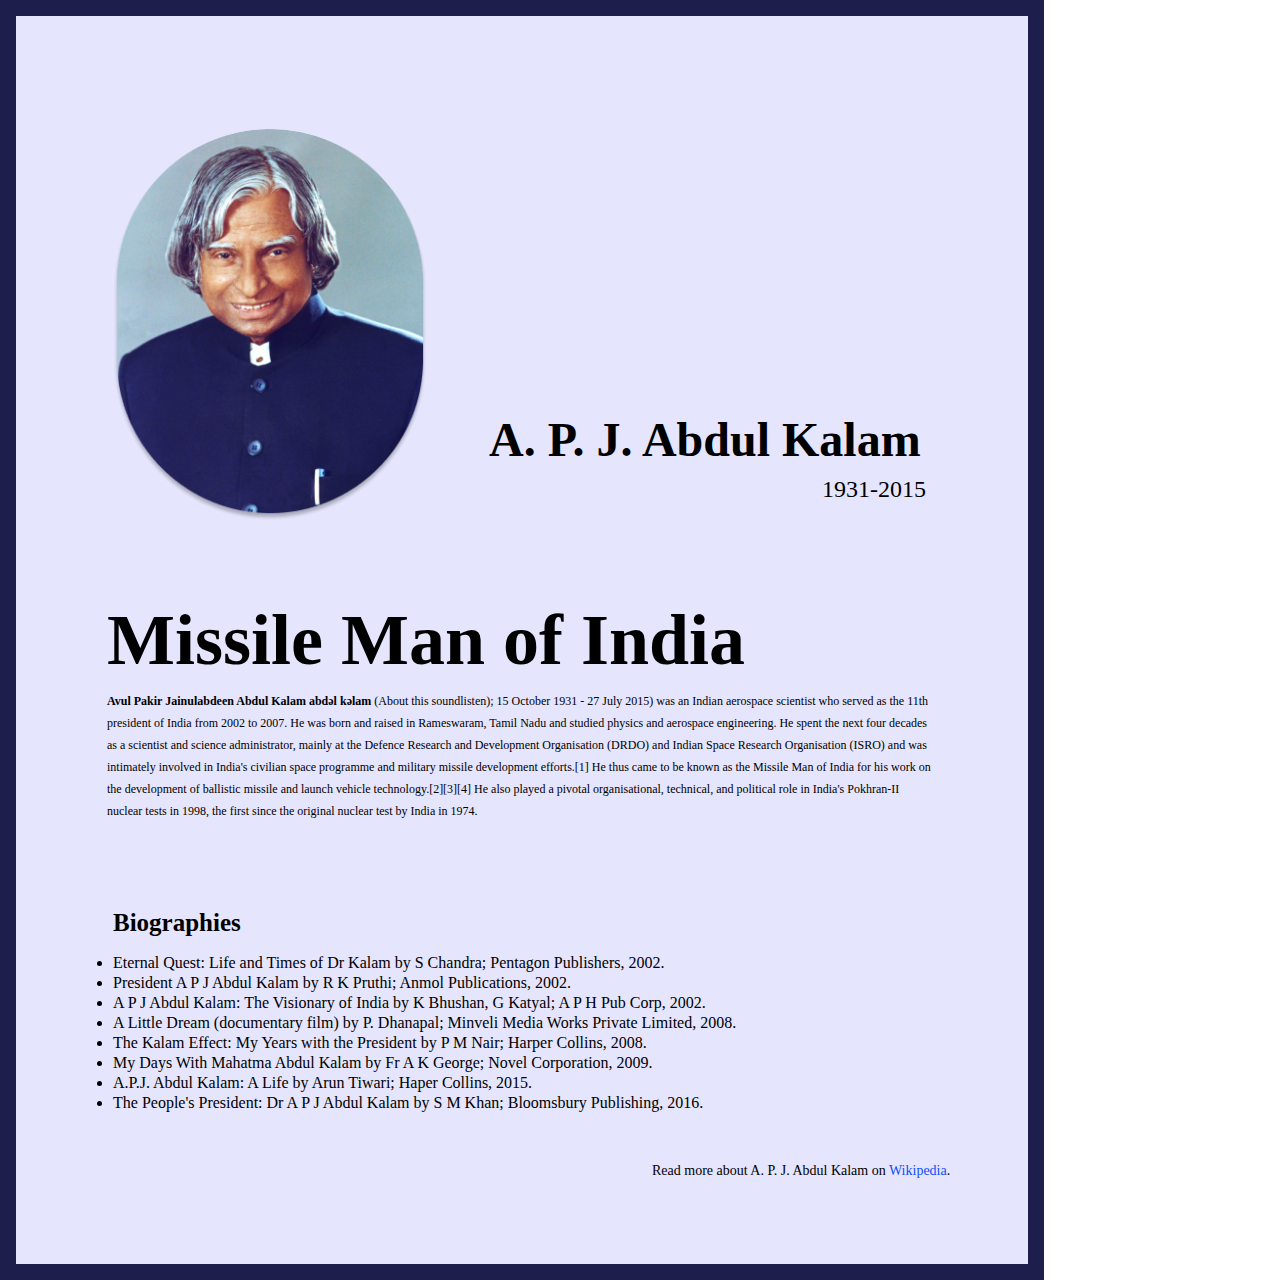
<file: project_1/index.html>
<!DOCTYPE html>
<html lang="en">
  <head>
    <meta charset="UTF-8" />
    <meta name="viewport" content="width=device-width, initial-scale=1.0" />
    <title>Image</title>
    <link rel="stylesheet" href="style.css" />
  </head>
  <body>
    <div class="first">
      <div class="second">
        <div>
          <img class="Image" src="A._P._J 1.png" alt="not Found" />
          <h1 class="hadding1">A. P. J. Abdul Kalam</h1>
          <p class="p1">1931-2015</p>
        </div>
        <div class="science">
          <h1 class="hadding2">Missile Man of India</h1>
          <p class="p2">
            <b>Avul Pakir Jainulabdeen Abdul Kalam abdəl kəlam </b> (About this
            soundlisten); 15 October 1931 - 27 July 2015) was an Indian
            aerospace scientist who served as the 11th president of India from
            2002 to 2007. He was born and raised in Rameswaram, Tamil Nadu and
            studied physics and aerospace engineering. He spent the next four
            decades as a scientist and science administrator, mainly at the
            Defence Research and Development Organisation (DRDO) and Indian
            Space Research Organisation (ISRO) and was intimately involved in
            India's civilian space programme and military missile development
            efforts.[1] He thus came to be known as the Missile Man of India for
            his work on the development of ballistic missile and launch vehicle
            technology.[2][3][4] He also played a pivotal organisational,
            technical, and political role in India's Pokhran-II nuclear tests in
            1998, the first since the original nuclear test by India in 1974.
          </p>
        </div>
        <div class="s1">
          <p class="p3">
            <span id="spn">Biographies</span>

            <li>
              Eternal Quest: Life and Times of Dr Kalam by S Chandra; Pentagon
              Publishers, 2002.
            </li>
            <li>
              President A P J Abdul Kalam by R K Pruthi; Anmol Publications,
              2002.
            </li>
            <li>
              A P J Abdul Kalam: The Visionary of India by K Bhushan, G Katyal;
              A P H Pub Corp, 2002.
            </li>
            <li>
              A Little Dream (documentary film) by P. Dhanapal; Minveli Media
              Works Private Limited, 2008.
            </li>
            <li>
              The Kalam Effect: My Years with the President by P M Nair; Harper
              Collins, 2008.
            </li>
            <li>
              My Days With Mahatma Abdul Kalam by Fr A K George; Novel
              Corporation, 2009.
            </li>
            <li>
              A.P.J. Abdul Kalam: A Life by Arun Tiwari; Haper Collins, 2015.
            </li>
            <li>
              The People's President: Dr A P J Abdul Kalam by S M Khan;
              Bloomsbury Publishing, 2016.
            </li>
          </p>
        </div>
        <div class="a1">
          <p>
            Read more about A. P. J. Abdul Kalam on
            <a href="https://www.wikipedia.org/">Wikipedia</a>.
          </p>
        </div>
      </div>
    </div>
  </body>
</html>
</file>
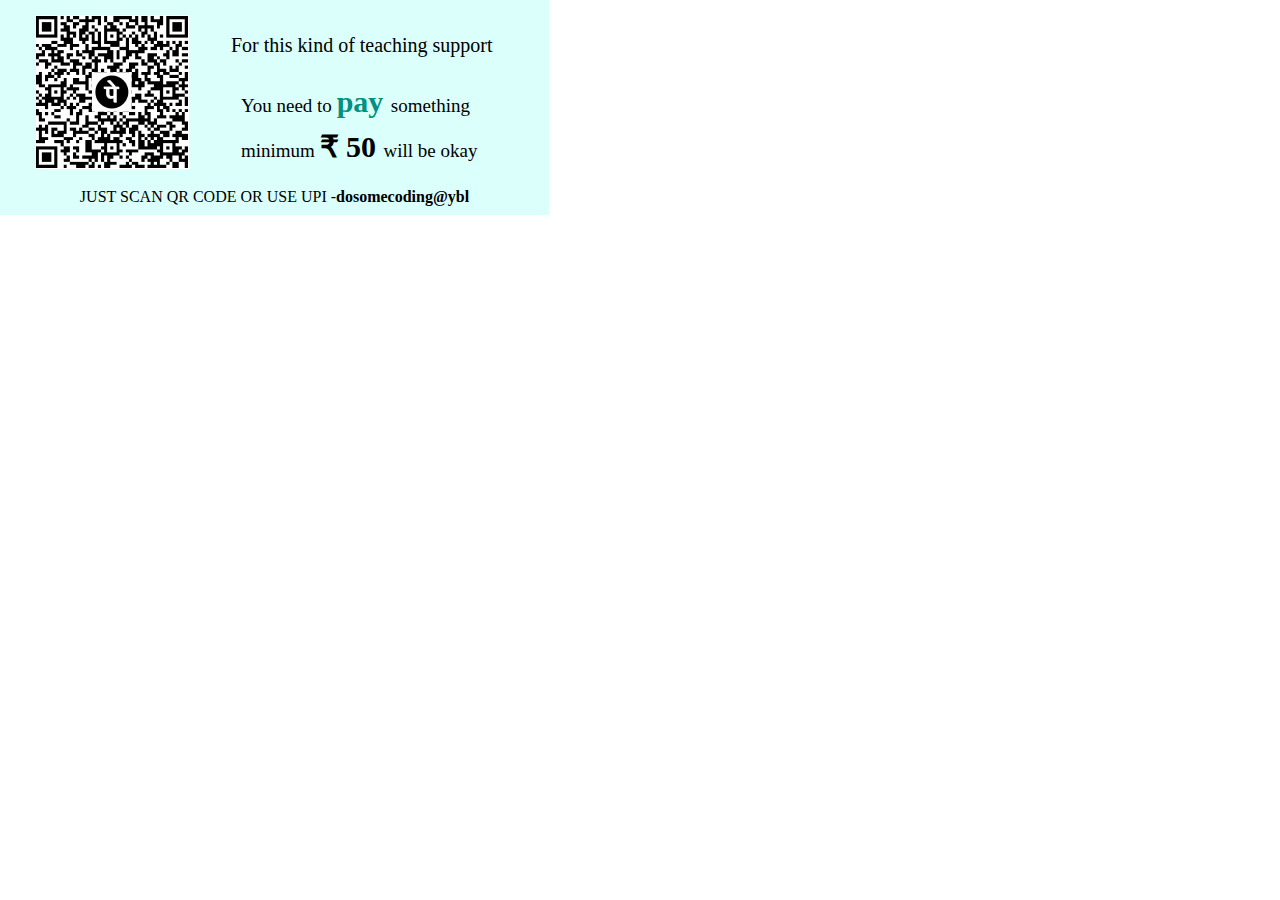
<file: project_2/index.html>
<!DOCTYPE html>
<html lang="en">
  <head>
    <meta charset="UTF-8" />
    <meta name="viewport" content="width=device-width, initial-scale=1.0" />
    <title>scanner</title>
    <link rel="stylesheet" href="style.css" />
  </head>
  <body>
    <div class="con">
      <div class="box1">
        <div class="box1_1"><img src="image 1.png" alt="not" /></div>
        <div class="box1_2">
          <p class="p1">For this kind of teaching support</p>
          <p class="p2">
            You need to
            <span
              id="s1"
              style="font-size: 30px; font-weight: bolder; color: #00917f"
            >
              pay
            </span>
            something
          </p>
          <p class="p3">
            minimum
            <span style="font-size: 30px; font-weight: bolder"> ₹ 50 </span>will
            be okay
          </p>
        </div>
      </div>
      <div class="box2">
        Just SCAN QR CODE or USE upi - <span>DOSOMECODING@YBL</span>
      </div>
    </div>
  </body>
</html>
</file>
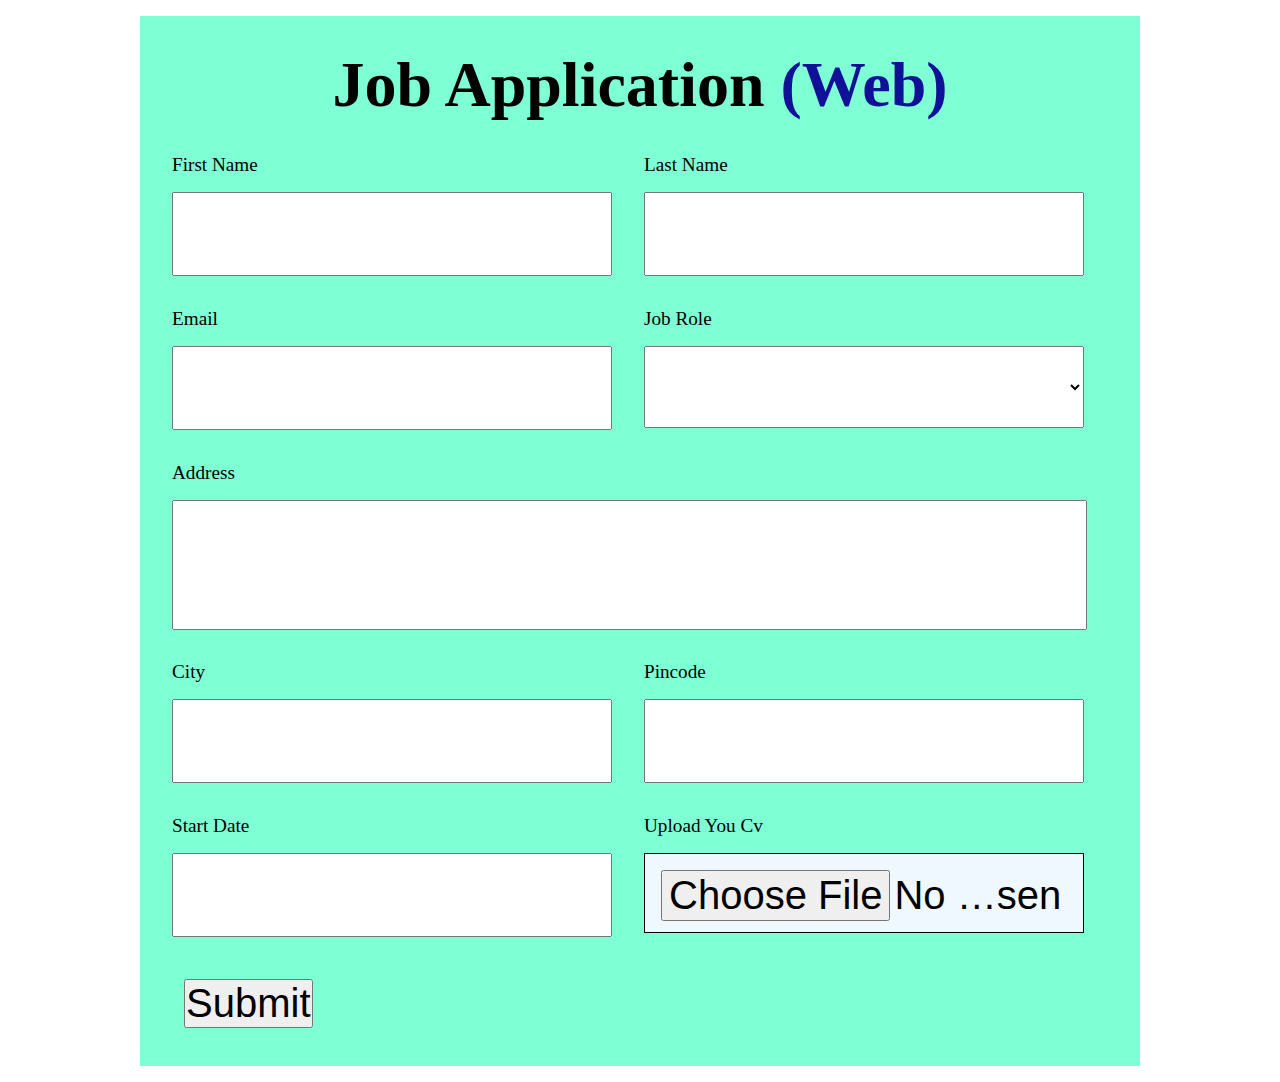
<file: project_3/index.html>
<!DOCTYPE html>
<html lang="en">
  <head>
    <meta charset="UTF-8" />
    <meta name="viewport" content="width=device-width, initial-scale=1.0" />
    <title>Form</title>
    <link rel="stylesheet" href="style.css" />
  </head>
  <body>
    <div class="contner">
      <!-- 1 -->

      <div class="lo1">
        <h1>Job Application <span class="e1">(Web)</span></h1>
      </div>

      <!-- 2 -->
      <div class="main">
        <div class="lo2">
          <div class="lo2_1">
            <label for="tx"
              ><p class="border1">First Name</p>
              <input class="border" name="tx" type="text" />
            </label>
          </div>
          <div class="lo2_2">
            <label>
              <p class="border1">Last Name</p>
              <input class="border" type="text" />
            </label>
          </div>
        </div>

        <!-- 3 -->

        <div class="lo3">
          <div class="lo3_1">
            <label for=""
              ><p class="border1">Email</p>
              <input type="email" class="border"
            /></label>
          </div>
          <div class="lo3_2">
            <label for="cars"
              ><p class="border1">Job Role</p>
              <select class="border">
                <optgroup>
                  <option selected value="selected">Select Job Role</option>
                  <option value="1">Saab</option>
                  <option value="2">Mercedes</option>
                  <option value="3">Audi</option>
                </optgroup>
              </select></label
            >
          </div>
        </div>

        <!-- 4 -->

        <div class="lo4">
          <label>
            <p class="border1">Address</p>
            <input class="border11" type="url"
          /></label>
        </div>

        <!-- 5 -->

        <div class="lo5">
          <div class="lo5_1">
            <label for=""
              ><p class="border1">City</p>
              <input class="border" type="text"
            /></label>
          </div>
          <div class="lo5_2">
            <label for=""
              ><p class="border1">Pincode</p>
              <input class="border" type="number"
            /></label>
          </div>
        </div>

        <!-- 6 -->

        <div class="lo6">
          <div class="lo6_1">
            <label for="">
              <p class="border1">Start Date</p>
              <input class="border" type="text" id="myDate"
            /></label>
          </div>

          <div class="lo6_2">
            <label for="">
              <p class="border1">Upload You Cv</p>
              <input class="bor1" type="file" id="myFile" name="filename"
            /></label>
          </div>
        </div>

        <!-- 7-->
        <div class="lo7">
          <input type="submit" />
        </div>

        <!-- end -->
      </div>
    </div>
  </body>
</html>
</file>
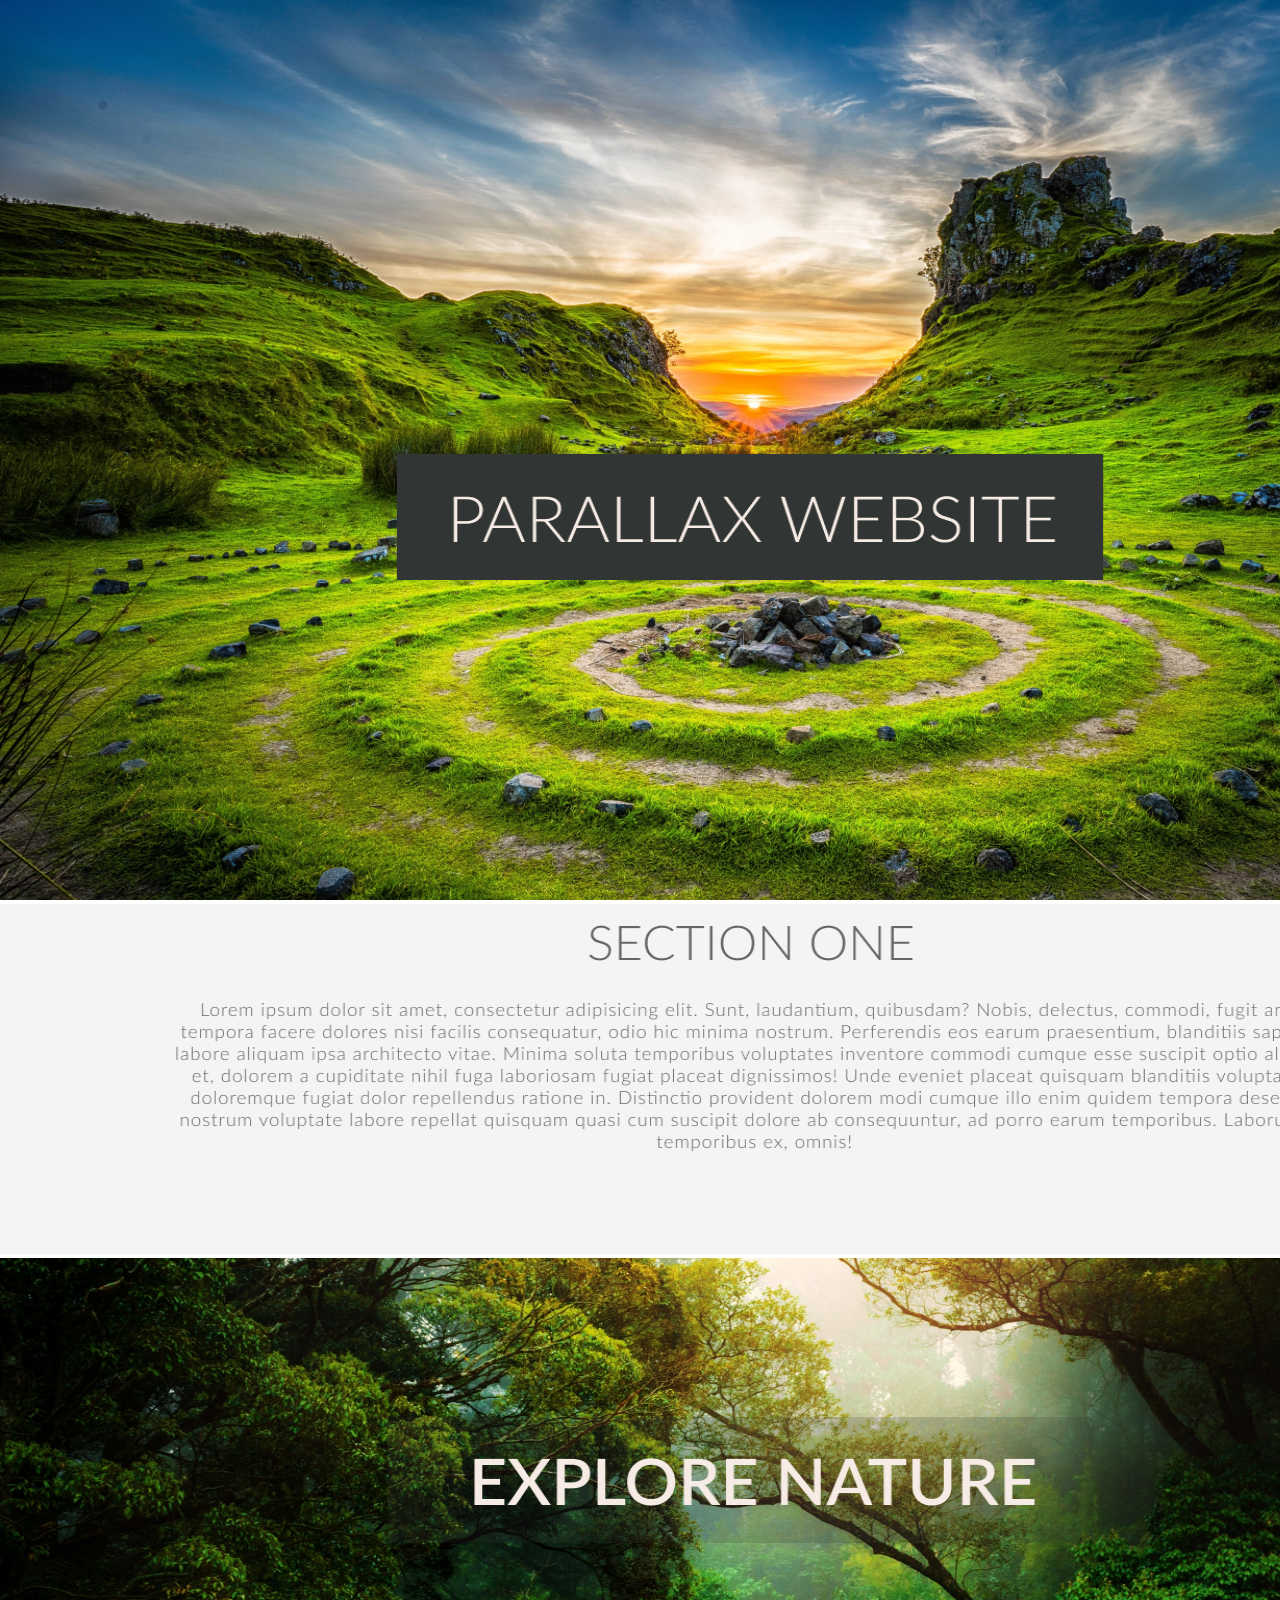
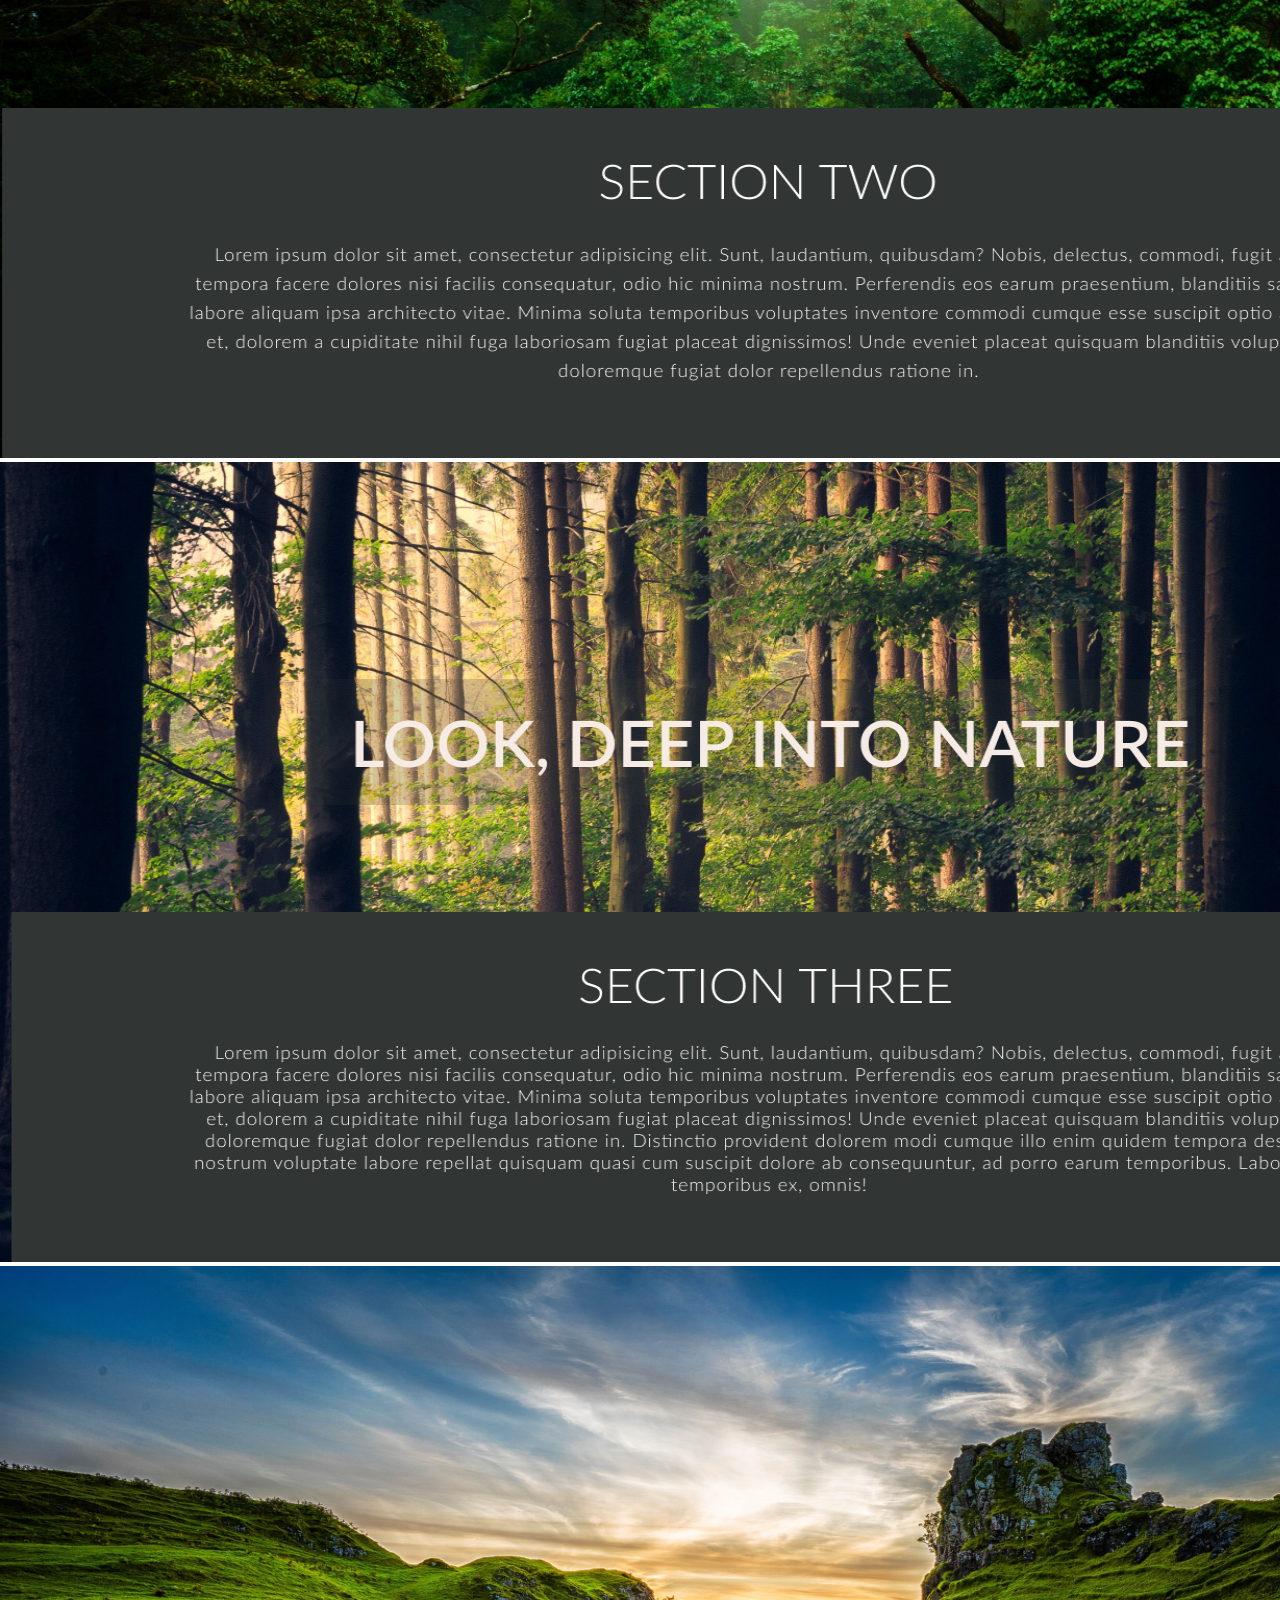
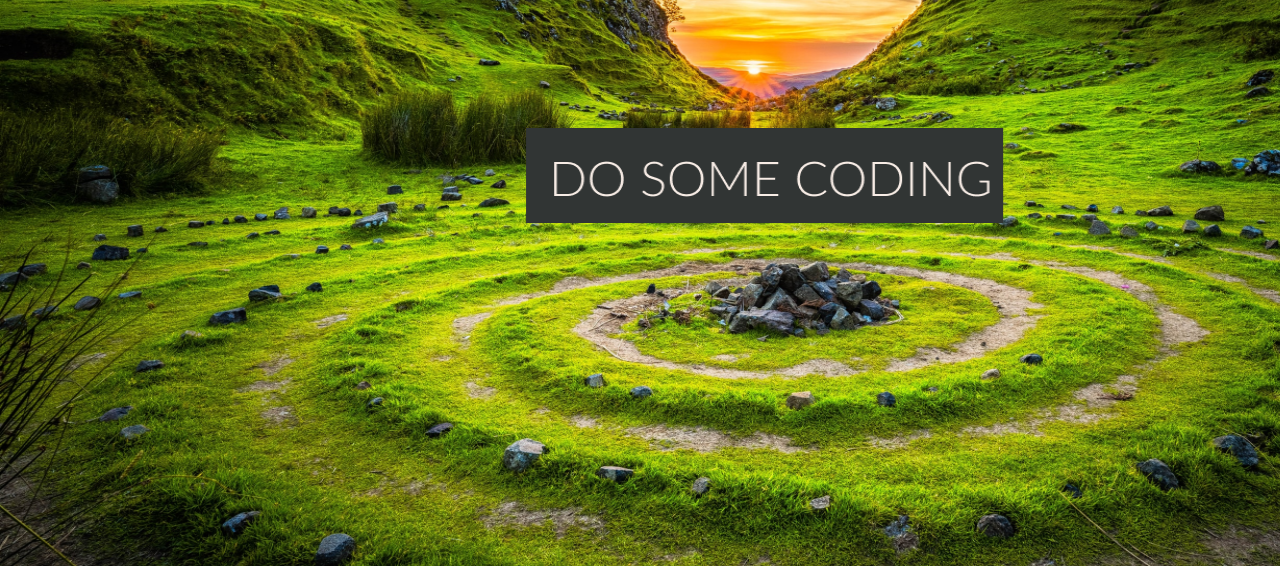
<file: Project_4/index.html>
<!DOCTYPE html>
<html lang="en">
  <head>
    <meta charset="UTF-8" />
    <meta name="viewport" content="width=device-width, initial-scale=1.0" />
    <title>Parallax Website</title>
    <link rel="stylesheet" href="style.css" />
  </head>
  <body>
    <main>
      <div class="div1">
        <img
          src="unsplash__RBcxo9AU-U.png"
          alt="image not found"
          width="1500px"
          height="900px"
        />
      </div>
      <div class="div2">
        <img
          src="SECTION 1.png"
          alt="image not found"
          width="1500px"
          height="350px"
        />
      </div>
      <div class="div3">
        <img
          src="SECTION 2.png"
          alt="image not found"
          width="1500px"
          height="800px"
        />
      </div>
      <div class="div4">
        <img
          src="SECTION THREE.png"
          alt="image"
          width="1500px"
          height="800px"
        />
      </div>
      <div class="div5">
        <img
          src="LAST SECTION.png"
          alt="not found"
          width="1500px"
          height="900px"
        />
      </div>
    </main>
  </body>
</html>
</file>
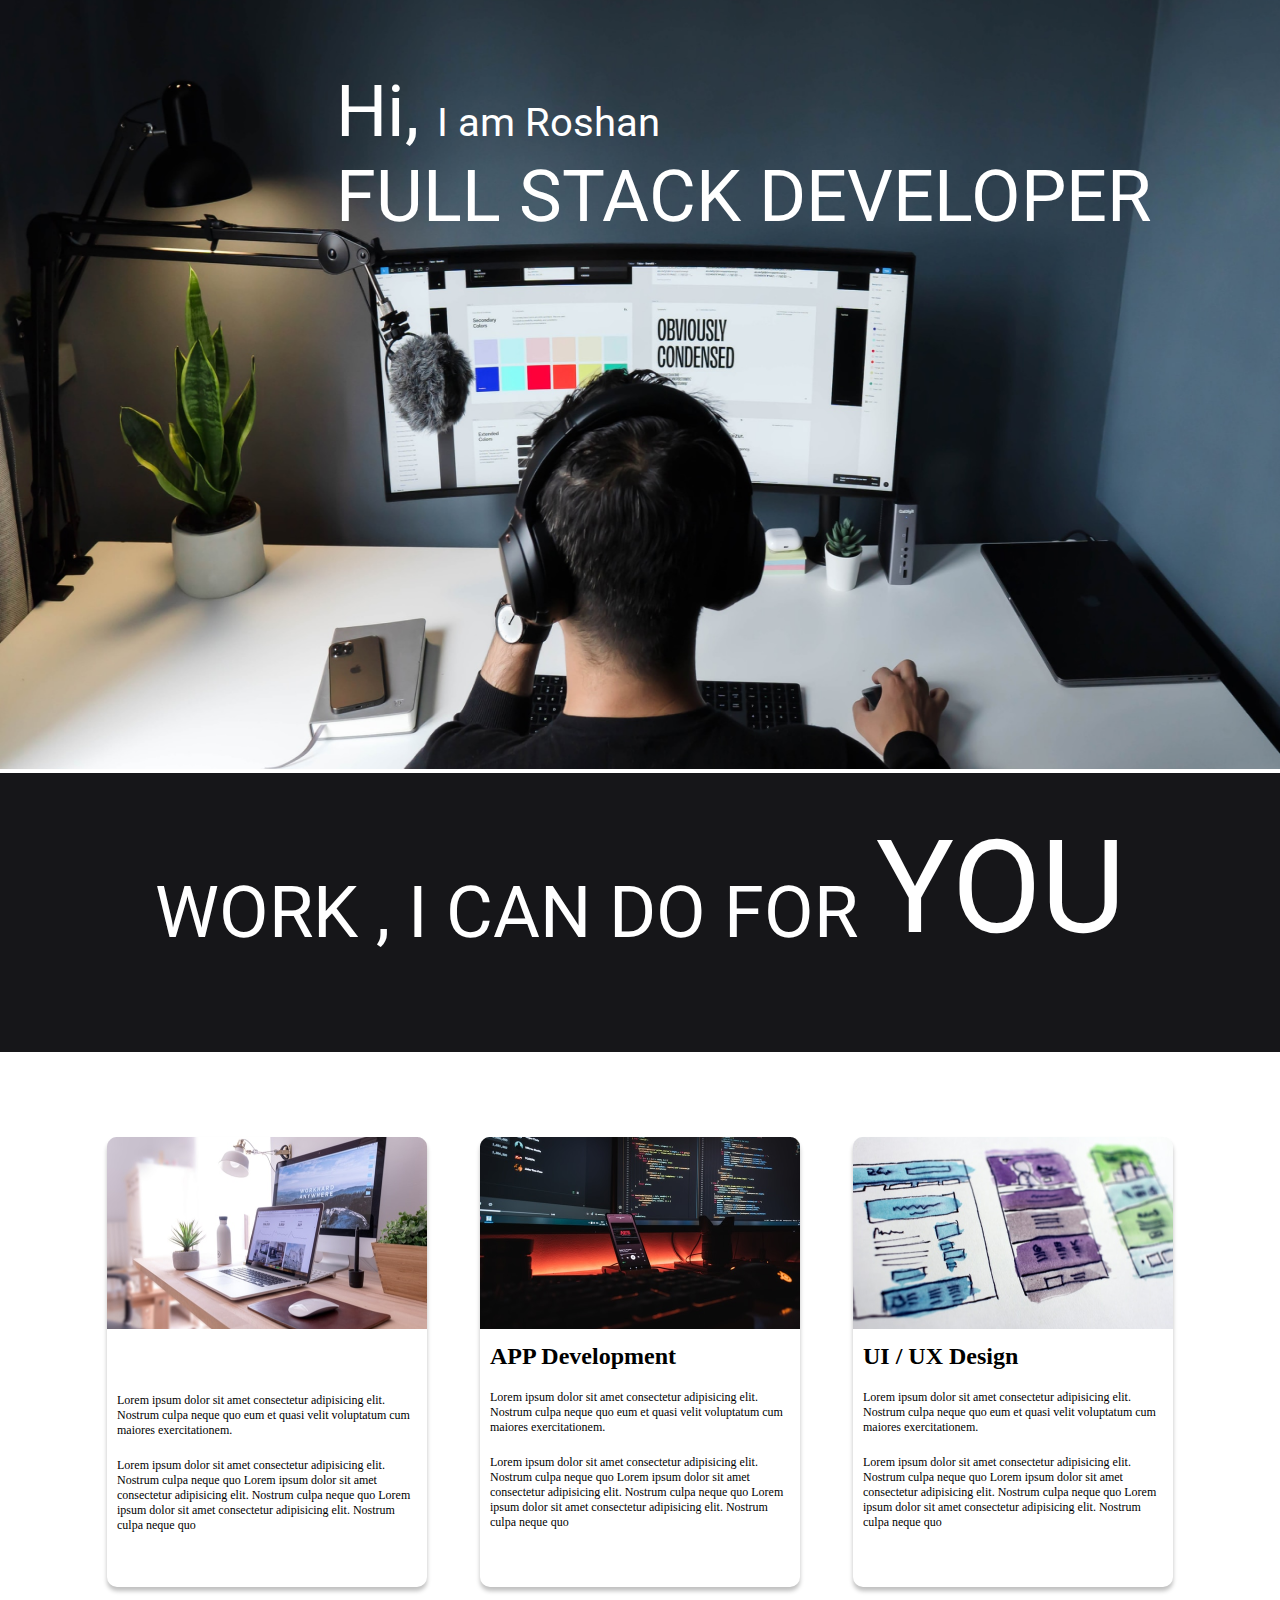
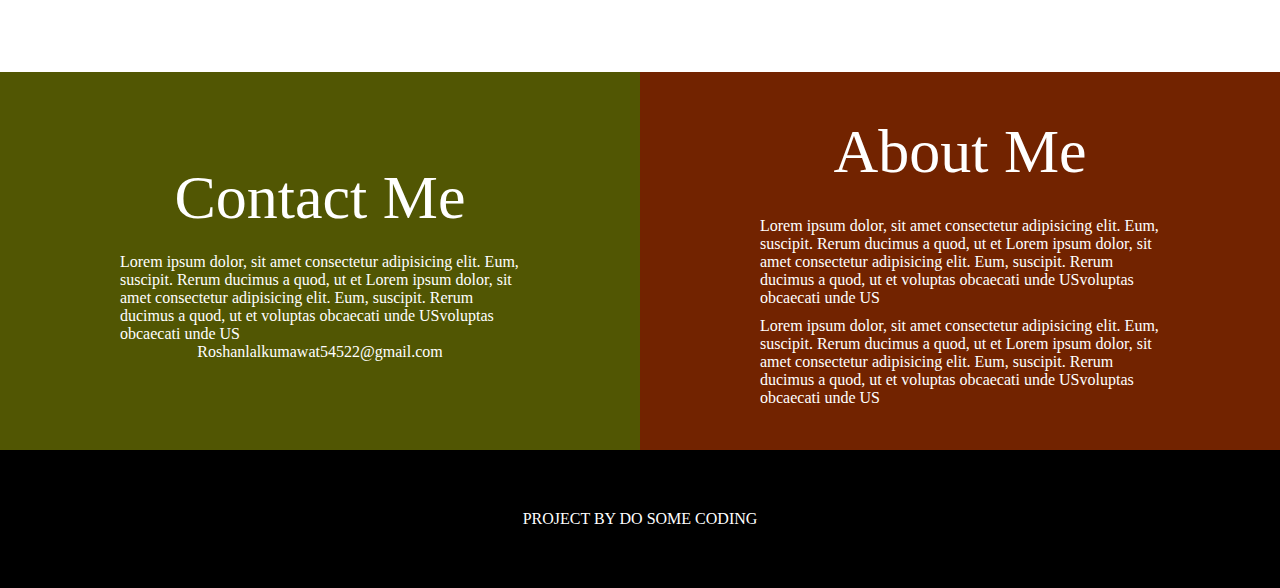
<file: project_5/index.html>
<!DOCTYPE html>
<html lang="en">
  <head>
    <meta charset="UTF-8" />
    <meta name="viewport" content="width=device-width, initial-scale=1.0" />
    <title>Landing Page</title>
    <link rel="stylesheet" href="style.css" />
    <style>
      @import url("https://fonts.googleapis.com/css2?family=Lato:wght@300&family=Roboto:wght@300&display=swap");
    </style>
  </head>
  <body>
    <main>
      <!-- 1 -->
      <div class="img">
        <img
          src="unsplash_pHPzdEHN6Os.png"
          alt="not Found"
          width="100%"
          height="769px"
        />
        <div class="img_1">
          <div class="text"><span>Hi, </span> I am Roshan</div>
          <div class="text1">FULL STACK DEVELOPER</div>
        </div>
      </div>

      <!-- 2 -->
      <div class="img2">WORK , I CAN DO FOR&nbsp;<span>YOU</span></div>

      <!-- 3 -->
      <div class="img3">
        <div class="f1">
          <img src="1.png" alt="image not found" />
          <div class="f2_1">
            <p>
              Lorem ipsum dolor sit amet consectetur adipisicing elit. Nostrum
              culpa neque quo eum et quasi velit voluptatum cum maiores
              exercitationem.
            </p>
            <p>
              Lorem ipsum dolor sit amet consectetur adipisicing elit. Nostrum
              culpa neque quo Lorem ipsum dolor sit amet consectetur adipisicing
              elit. Nostrum culpa neque quo Lorem ipsum dolor sit amet
              consectetur adipisicing elit. Nostrum culpa neque quo
            </p>
          </div>
        </div>
        <div class="f2">
          <img src="2.png" alt="image not found" />
          <div class="f2_2">
            <h1>APP Development</h1>
            <p>
              Lorem ipsum dolor sit amet consectetur adipisicing elit. Nostrum
              culpa neque quo eum et quasi velit voluptatum cum maiores
              exercitationem.
            </p>
            <p>
              Lorem ipsum dolor sit amet consectetur adipisicing elit. Nostrum
              culpa neque quo Lorem ipsum dolor sit amet consectetur adipisicing
              elit. Nostrum culpa neque quo Lorem ipsum dolor sit amet
              consectetur adipisicing elit. Nostrum culpa neque quo
            </p>
          </div>
        </div>
        <div class="f3">
          <img src="3.png" alt="image not found" />
          <div class="f2_3">
            <h1>UI / UX Design</h1>
            <p>
              Lorem ipsum dolor sit amet consectetur adipisicing elit. Nostrum
              culpa neque quo eum et quasi velit voluptatum cum maiores
              exercitationem.
            </p>
            <p>
              Lorem ipsum dolor sit amet consectetur adipisicing elit. Nostrum
              culpa neque quo Lorem ipsum dolor sit amet consectetur adipisicing
              elit. Nostrum culpa neque quo Lorem ipsum dolor sit amet
              consectetur adipisicing elit. Nostrum culpa neque quo
            </p>
          </div>
        </div>
      </div>

      <!-- 4 -->

      <div class="img4">
        <div class="a1">
          <h1>Contact Me</h1>
          <p>
            Lorem ipsum dolor, sit amet consectetur adipisicing elit. Eum,
            suscipit. Rerum ducimus a quod, ut et Lorem ipsum dolor, sit amet
            consectetur adipisicing elit. Eum, suscipit. Rerum ducimus a quod,
            ut et voluptas obcaecati unde USvoluptas obcaecati unde US
          </p>
          <p>Roshanlalkumawat54522@gmail.com</p>
        </div>
        <div class="a2">
          <h1>About Me</h1>
          <p>
            Lorem ipsum dolor, sit amet consectetur adipisicing elit. Eum,
            suscipit. Rerum ducimus a quod, ut et Lorem ipsum dolor, sit amet
            consectetur adipisicing elit. Eum, suscipit. Rerum ducimus a quod,
            ut et voluptas obcaecati unde USvoluptas obcaecati unde US
          </p>
          <p>
            Lorem ipsum dolor, sit amet consectetur adipisicing elit. Eum,
            suscipit. Rerum ducimus a quod, ut et Lorem ipsum dolor, sit amet
            consectetur adipisicing elit. Eum, suscipit. Rerum ducimus a quod,
            ut et voluptas obcaecati unde USvoluptas obcaecati unde US
          </p>
        </div>
      </div>

      <!-- 5 -->

      <div class="img5">PROJECT BY DO SOME CODING</div>
    </main>
  </body>
</html>
</file>
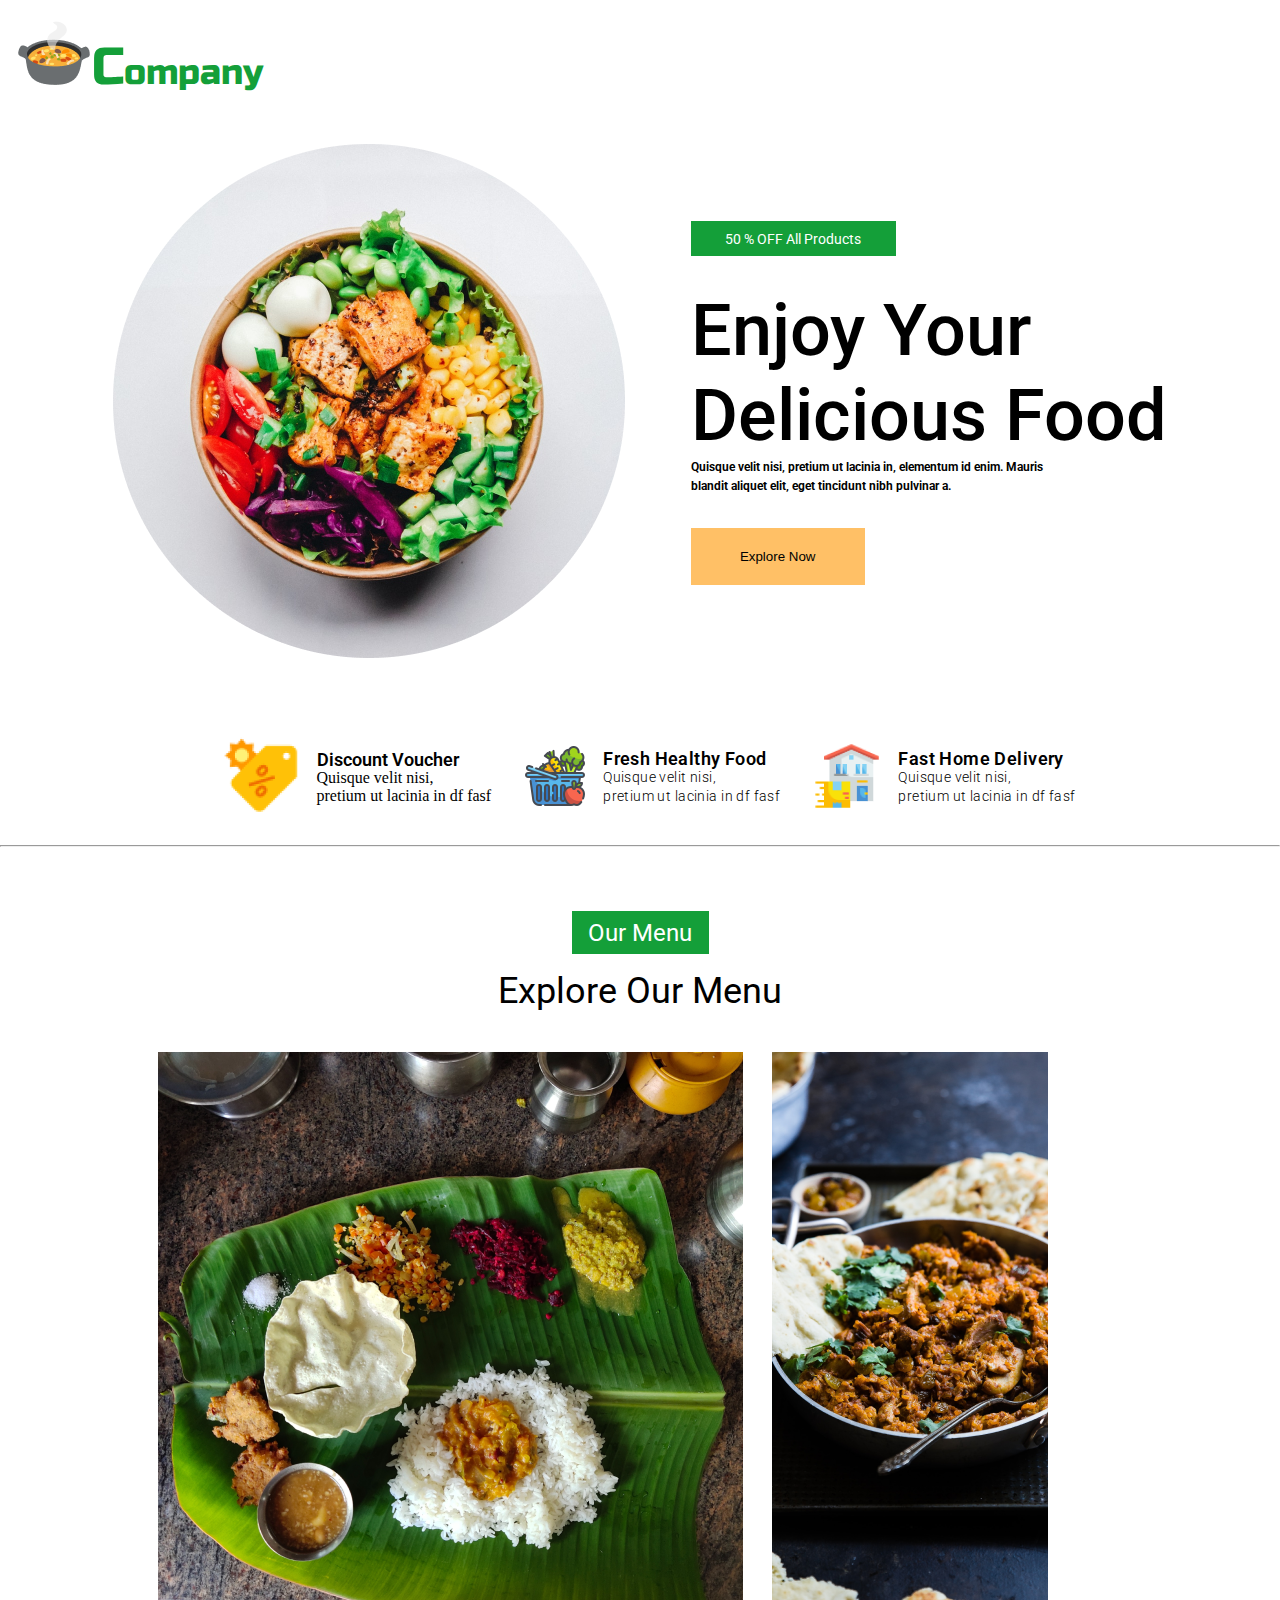
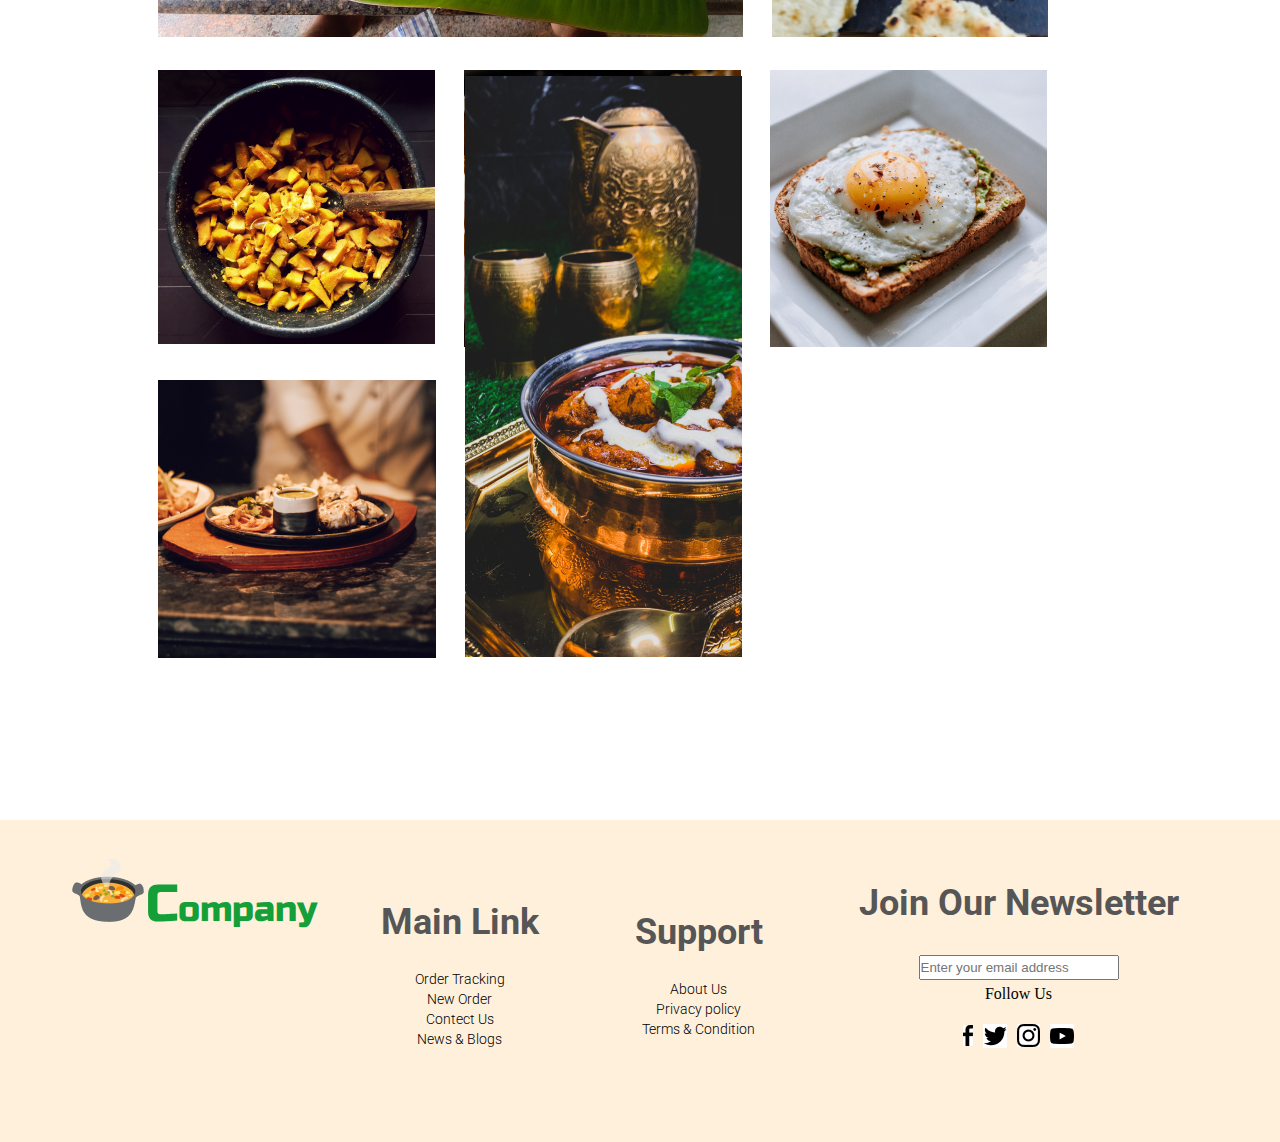
<file: project_6/index.html>
<!DOCTYPE html>
<html lang="en">
  <head>
    <meta charset="UTF-8" />
    <meta name="viewport" content="width=device-width, initial-scale=1.0" />
    <title>Restaurant Website</title>
    <link rel="stylesheet" href="style.css" />
    <style>
      @import url("https://fonts.googleapis.com/css2?family=Roboto&display=swap");
    </style>
    <link rel="preconnect" href="https://fonts.googleapis.com" />
    <link rel="preconnect" href="https://fonts.gstatic.com" crossorigin />
    <link
      href="https://fonts.googleapis.com/css2?family=Roboto&family=Russo+One&display=swap"
      rel="stylesheet"
    />
  </head>
  <body>
    <!--header section  -->

    <header>
      <div class="head">
        <div class="logo_name">
          <div class="a1 hover"><img src="logo.png" alt="not found" /></div>
          <div class="a2 hover"><span>C</span>ompany</div>
        </div>
        <div class="logo_name1">
          <button type="button" class="hover">
            <img src="logo_menu.png" alt="not found" />
          </button>
        </div>
      </div>
    </header>

    <!-- main section -->

    <main>
      <!-- main saection 1 -->
      <div class="main">
        <div class="m1"><img src="Hero Image.png" alt="not found" /></div>
        <div class="m2">
          <div class="m2_1">
            <button type="button" class="hover">50 % OFF All Products</button>
          </div>
          <div class="m2_2">
            Enjoy Your
            <p>Delicious Food</p>
          </div>
          <div class="m2_3">
            Quisque velit nisi, pretium ut lacinia in, elementum id enim. Mauris
            <p>blandit aliquet elit, eget tincidunt nibh pulvinar a.</p>
          </div>
          <div class="m2_4">
            <button type="button" class="hover">Explore Now</button>
          </div>
        </div>
      </div>

      <!-- main saection 2 -->
      <div class="main2">
        <div class="ma1">
          <div class="ma1_1">
            <img class="img1" src="1f.png" alt="" />
          </div>
          <div class="ma1_2">
            <p class="p12">Discount Voucher</p>
            Quisque velit nisi,
            <p>pretium ut lacinia in df fasf</p>
          </div>
        </div>
        <div class="ma2">
          <div class="ma2_1">
            <img class="img1" src="2f.png" alt="" />
          </div>
          <div class="ma2_2">
            <p class="p12">Fresh Healthy Food</p>
            Quisque velit nisi,
            <p>pretium ut lacinia in df fasf</p>
          </div>
        </div>
        <div class="ma3">
          <div class="ma3_1">
            <img class="img1" src="3f.png" alt="" />
          </div>
          <div class="ma3_2">
            <p class="p12">Fast Home Delivery</p>
            Quisque velit nisi,
            <p>pretium ut lacinia in df fasf</p>
          </div>
        </div>
      </div>
      <hr />

      <!-- main section 3 -->

      <div class="main3">
        <!-- 1 -->
        <div class="btn">
          <button type="button">Our Menu</button>
        </div>

        <!-- 2 -->
        <div class="btn2">
          <p>Explore Our Menu</p>
        </div>
      </div>

      <!-- main section 4 -->
      <div class="main4">
        <div class="c1 C"><img src="1.1.png" alt="image not Found" /></div>
        <div class="c2 C"><img src="1.2.png" alt="image not Found" /></div>
        <div class="c3 C"><img src="1.3.png" alt="image not Found" /></div>
        <div class="c4 C"><img src="1.4.png" alt="image not Found" /></div>
        <div class="c5 C"><img src="1.5.png" alt="image not Found" /></div>
        <div class="c6 C"><img src="1.6.png" alt="image not Found" /></div>
        <div class="c7 C"><img src="1.7.png" alt="image not Found" /></div>
      </div>
    </main>

    <!-- footer section -->

    <footer>
      <div class="main_footer">
        <!-- footer section 1-->

        <div class="e1">
          <div class="a1 hover"><img src="logo.png" alt="not found" /></div>
          <div class="a2 hover"><span>C</span>ompany</div>
        </div>

        <!-- footer section 2-->

        <div class="foot2">
          <div class="q2"><h1>Main Link</h1></div>
          <div class="q1"><a href="#Order Tracking">Order Tracking</a></div>
          <div class="q1"><a href="#New Order">New Order</a></div>
          <div class="q1"><a href="#Contect Us">Contect Us</a></div>
          <div class="q1"><a href="#News & Blogs">News & Blogs</a></div>
        </div>

        <!-- footer section 3-->

        <div class="foot3">
          <div class="q2"><h1>Support</h1></div>
          <div class="q1"><a href="#About Us">About Us</a></div>
          <div class="q1"><a href="#Privacy policy">Privacy policy</a></div>
          <div class="q1">
            <a href="#Terms & Condition">Terms & Condition</a>
          </div>
        </div>

        <!-- footer section 4-->
        <div class="foot4">
          <div class="q2"><h1>Join Our Newsletter</h1></div>

          <input
            class="in"
            type="email"
            placeholder="Enter your email address"
          />

          <div class="w3">Follow Us</div>

          <div class="icon w4">
            <img src="brandico_facebook.jpg" alt="" />
            <img src="akar-icons_twitter-fill.jpg" alt="" />
            <img src="Group.jpg" alt="" />
            <img src="akar-icons_youtube-fill.jpg" alt="" />
          </div>
        </div>
      </div>
    </footer>

    <!-- End -->
  </body>
</html>
</file>
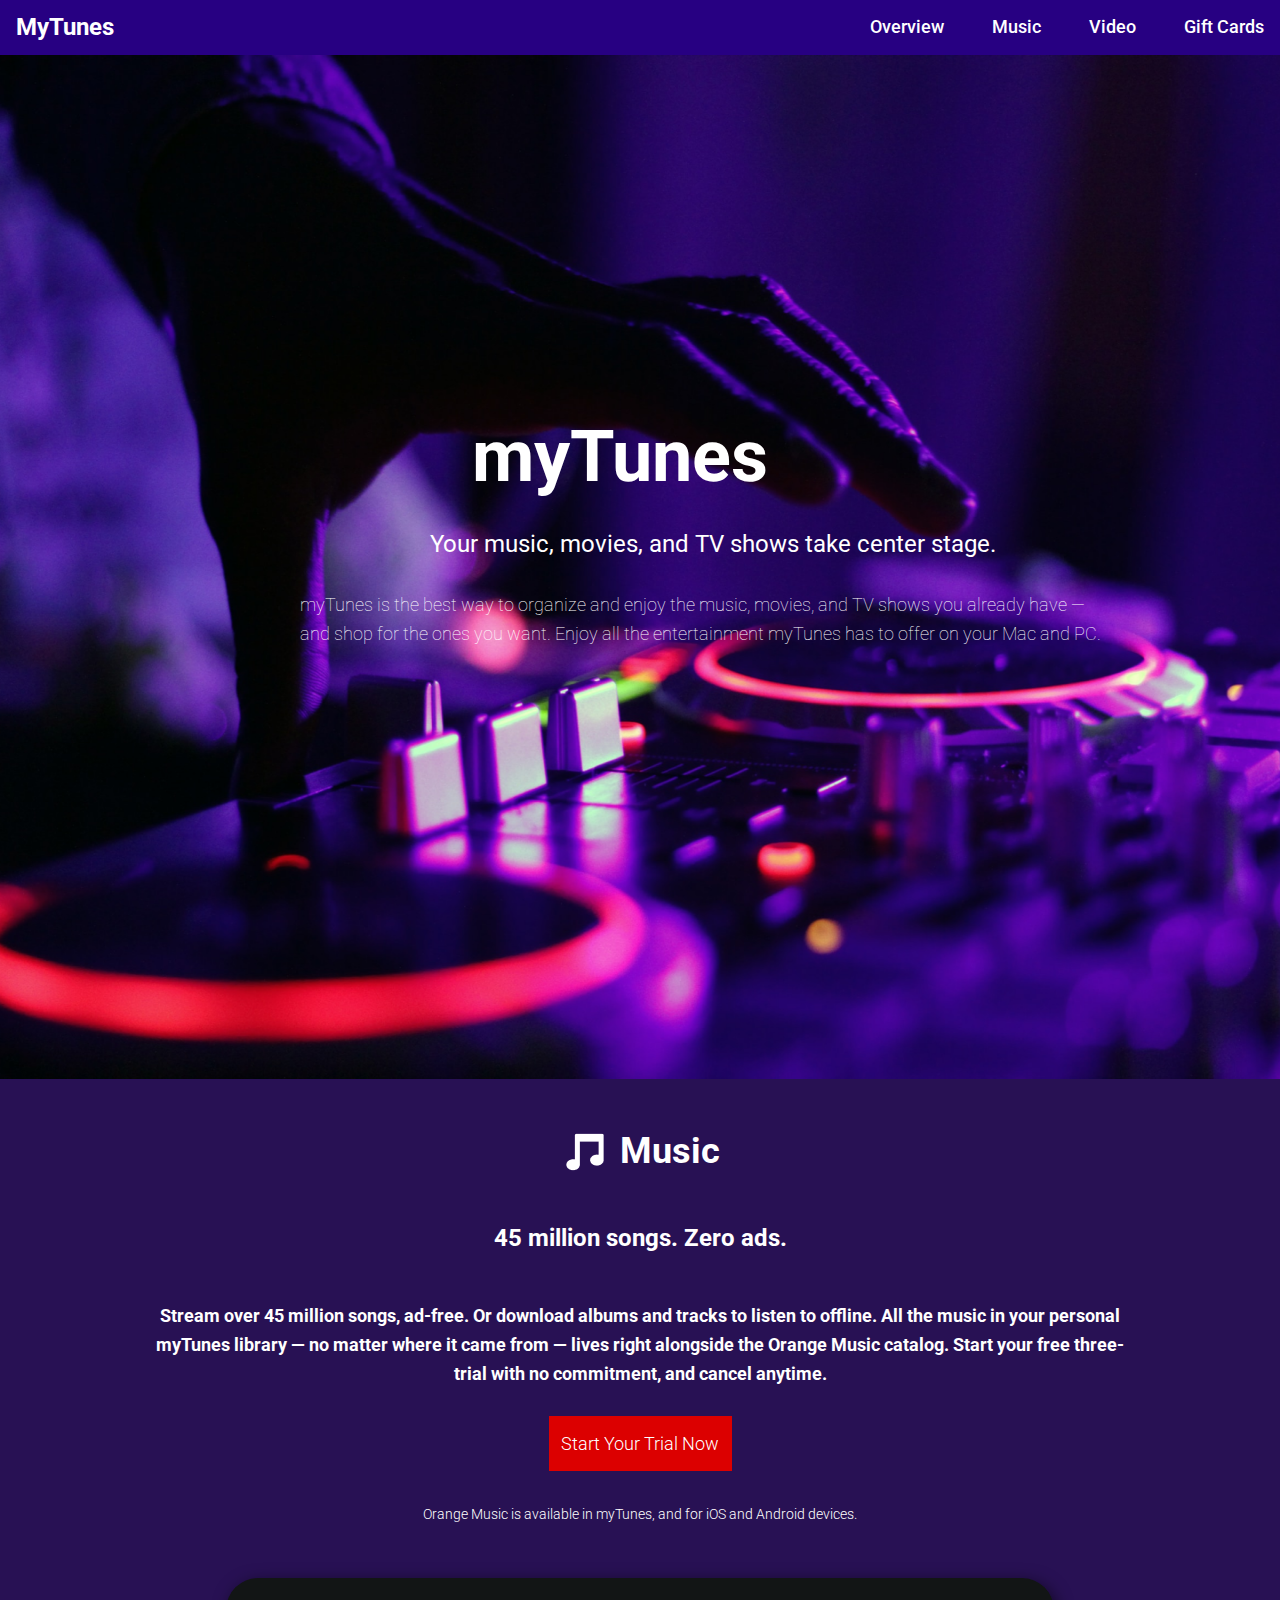
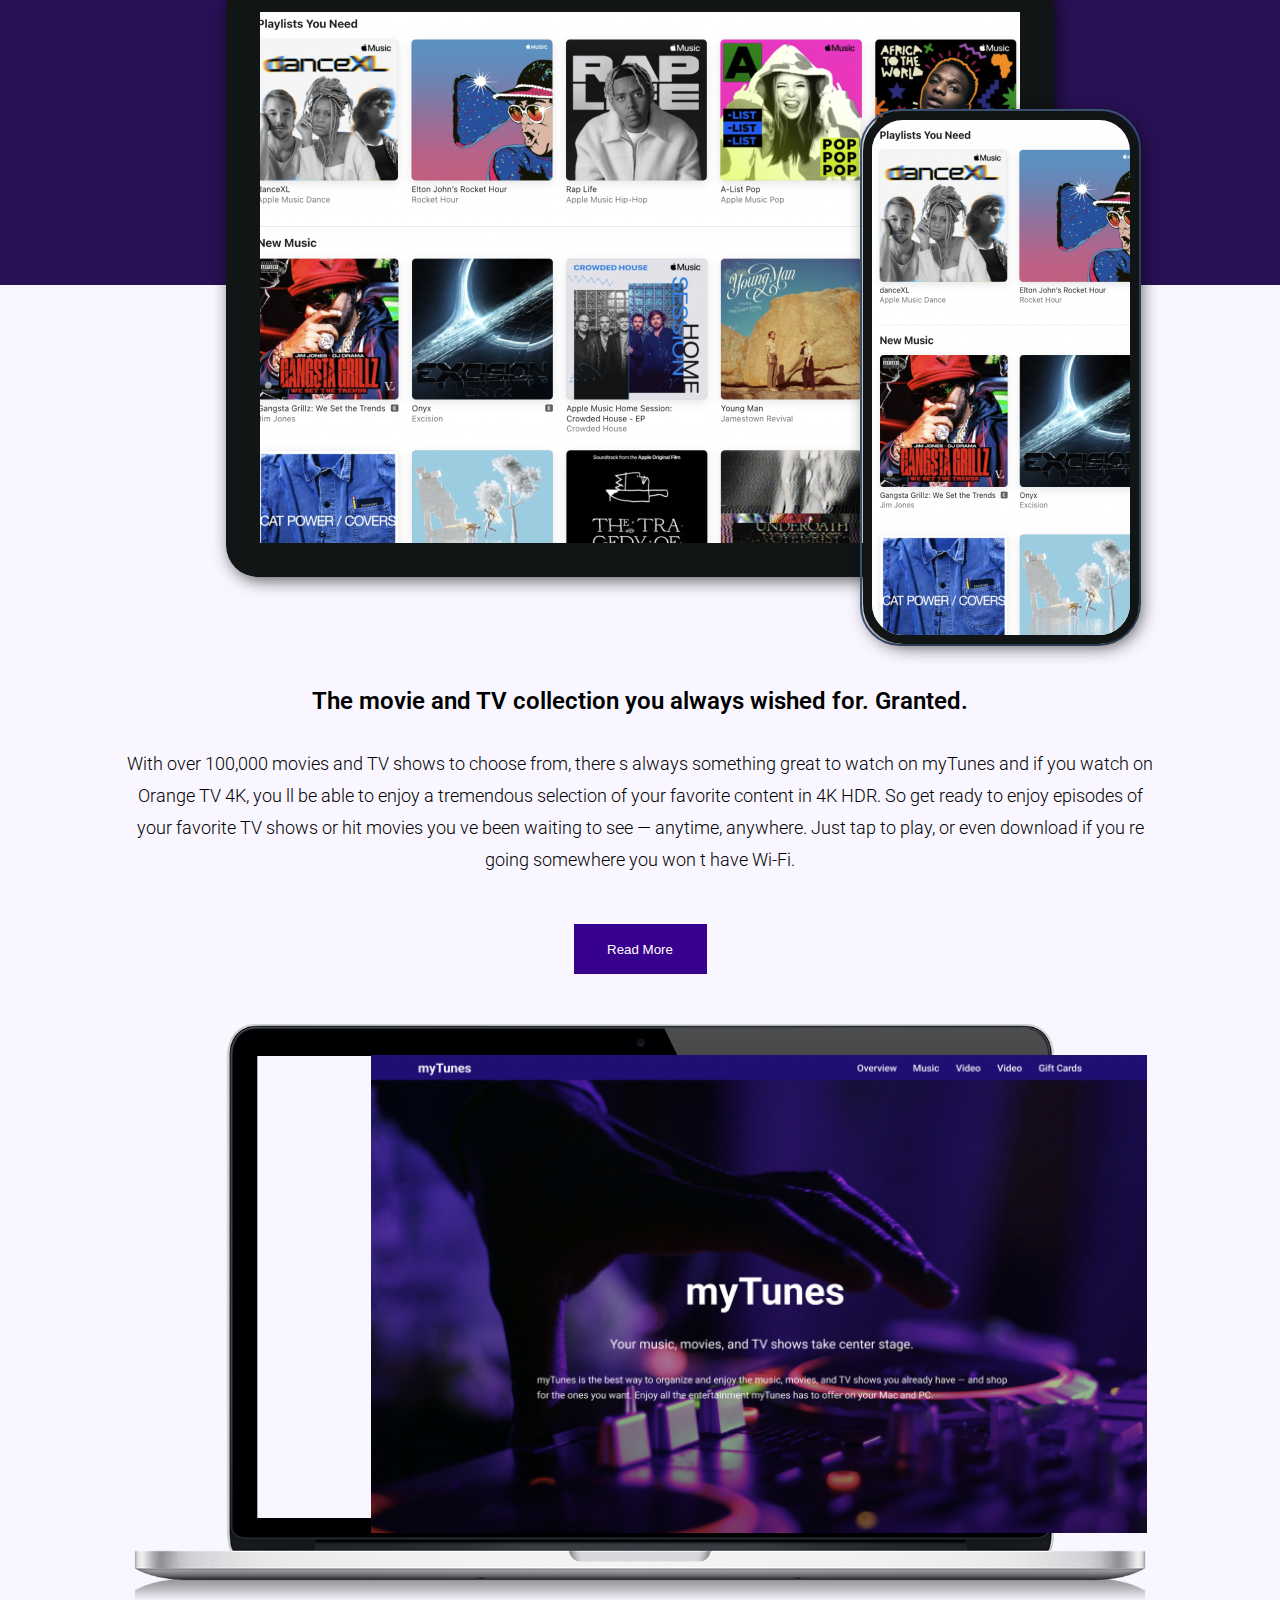
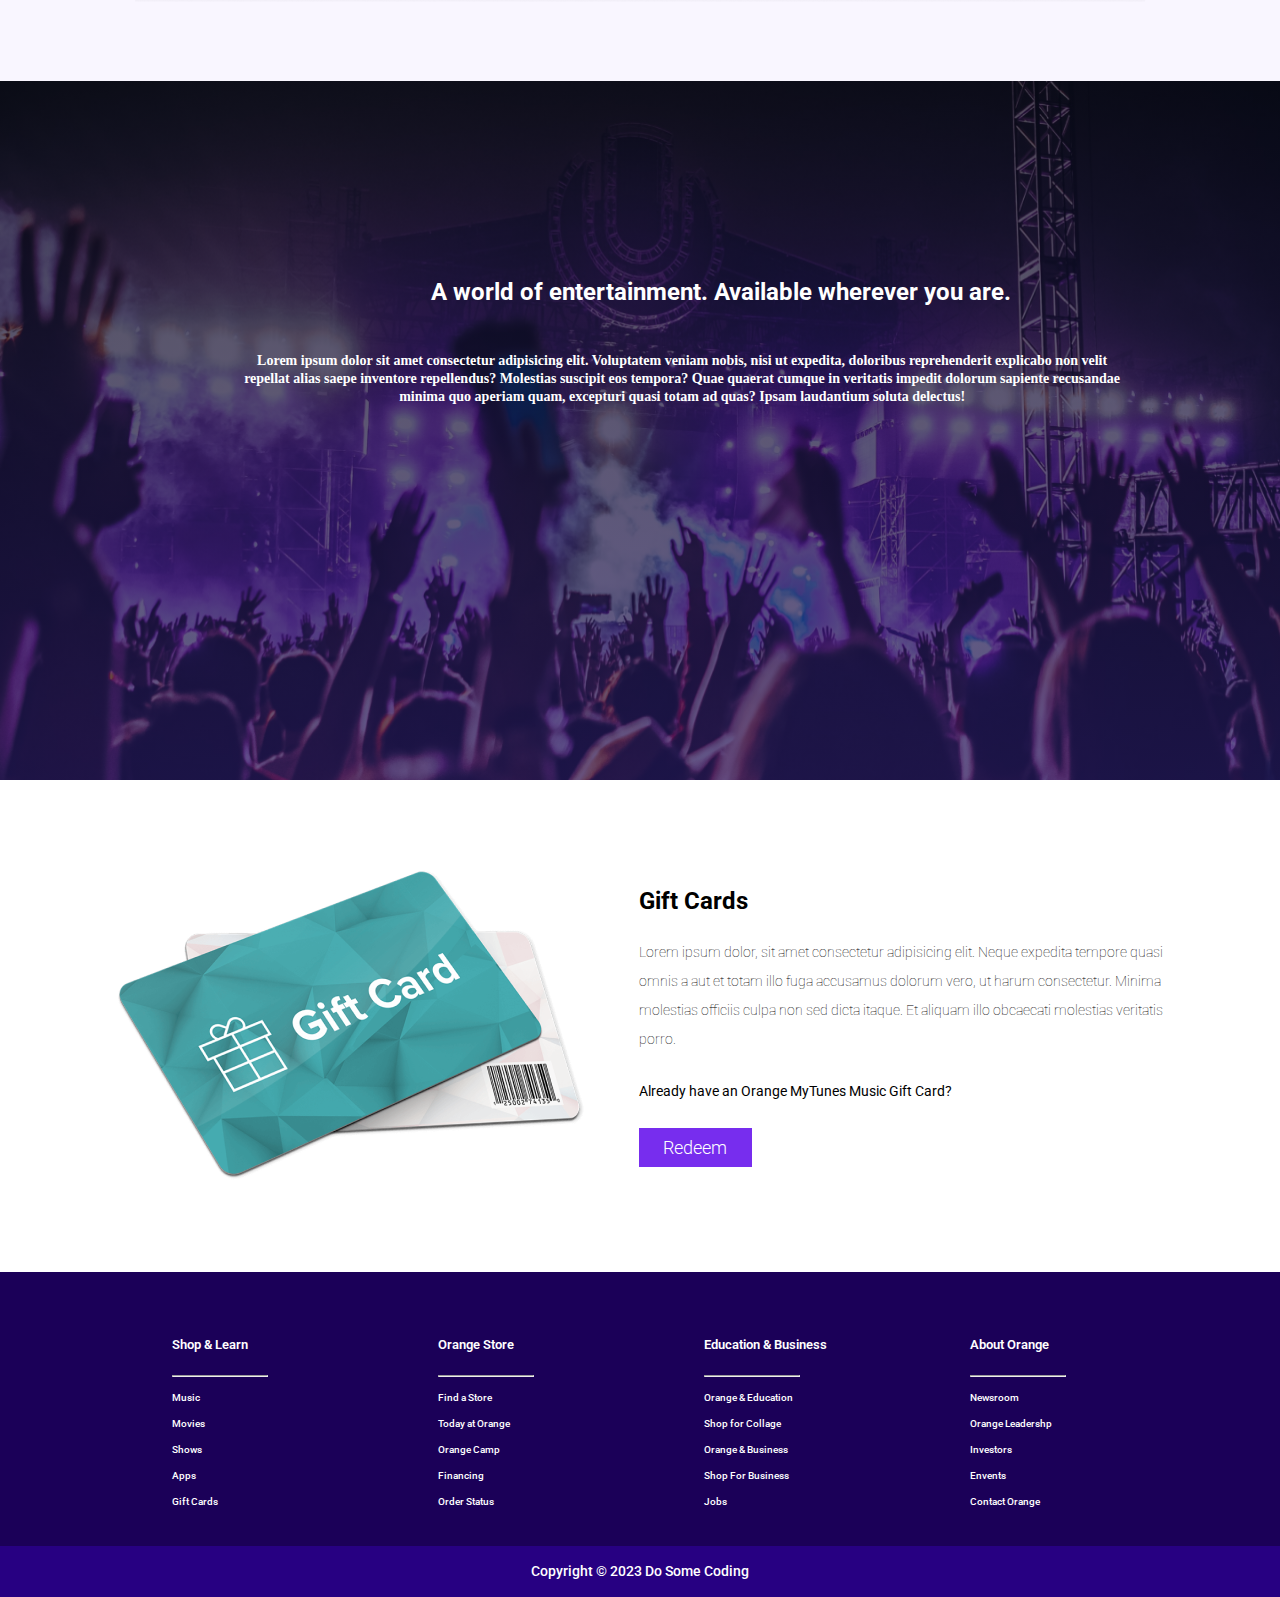
<file: project_7/index.html>
<!DOCTYPE html>
<html lang="en">
  <head>
    <meta charset="UTF-8" />
    <meta name="viewport" content="width=device-width, initial-scale=1.0" />
    <title>MyTunes</title>
    <link rel="stylesheet" href="style.css" />
    <link rel="preconnect" href="https://fonts.googleapis.com" />
    <link rel="preconnect" href="https://fonts.gstatic.com" crossorigin />
    <link
      href="https://fonts.googleapis.com/css2?family=Roboto:wght@700&display=swap"
      rel="stylesheet"
    />
  </head>
  <body>
    <header>
      <div class="menu">
        <div class="menu_1">MyTunes</div>
        <div class="menu_2">
          <div><a href="#Overview">Overview </a></div>
          <div><a href="#Music">Music</a></div>
          <div><a href="#Video">Video</a></div>
          <div><a href="#Gift Cards">Gift Cards</a></div>
        </div>
      </div>
    </header>
    <main>
      <!-- main section-1 -->

      <div class="main_1">
        <div class="img_1"><img src="1.png" alt="not Found" /></div>
        <div class="ele_1">myTunes</div>
        <div class="ele_2">
          Your music, movies, and TV shows take center stage.
        </div>
        <div class="ele_3">
          myTunes is the best way to organize and enjoy the music, movies, and
          TV shows you already have — <br />
          and shop for the ones you want. Enjoy all the entertainment myTunes
          has to offer on your Mac and PC.
        </div>
      </div>

      <!-- main section-2 -->

      <div class="main_2">
        <div class="img1">
          <img src="logo_music.png" alt="not found" />
          <p class="Pdcd">Music</p>
        </div>
        <div class="img11">45 million songs. Zero ads.</div>
        <div class="img111">
          Stream over 45 million songs, ad-free. Or download albums and tracks
          to listen to offline. All the music in your personal <br />myTunes
          library — no matter where it came from — lives right alongside the
          Orange Music catalog. Start your free three-<br />
          trial with no commitment, and cancel anytime.
        </div>
        <div class="btn_1">
          <button type="button">Start Your Trial Now</button>
        </div>
        <div class="small_txt">
          Orange Music is available in myTunes, and for iOS and Android devices.
        </div>
        <div class="tab">
          <img class="tab_1" src="tablat.png" alt="not found" />
          <div class="lo"></div>
          <img class="mob" src="mob.png" alt="not found" />
        </div>
      </div>

      <!-- main section-3 -->

      <div class="main_3">
        <div class="write">
          The movie and TV collection you always wished for. Granted.
        </div>
        <div class="write_1">
          With over 100,000 movies and TV shows to choose from, there s always
          something great to watch on myTunes and if you watch on <br />Orange
          TV 4K, you ll be able to enjoy a tremendous selection of your favorite
          content in 4K HDR. So get ready to enjoy episodes of <br />
          your favorite TV shows or hit movies you ve been waiting to see —
          anytime, anywhere. Just tap to play, or even download if you re<br />
          going somewhere you won t have Wi-Fi.
        </div>
        <div class="write_2">
          <button type="button">Read More</button>
        </div>
        <div class="laptop">
          <img class="laptop_1" src="pngwing.com.png" alt="not Found" />
          <img
            class="laptop_2"
            src="Screenshot 2022-01-16 at 9.07 1.png"
            alt="Not Found"
          />
        </div>
      </div>

      <!-- main section-4 -->

      <div class="sec-4">
        <div class="sec-4-1">
          <img class="im" src="unsplash_aWXVxy8BSzc.png" alt="Not Found" />
          <div class="im_1"></div>
          <div class="im_2">
            A world of entertainment. Available wherever you are.
          </div>
          <div class="im_3">
            Lorem ipsum dolor sit amet consectetur adipisicing elit. Voluptatem
            veniam nobis, nisi ut expedita, doloribus reprehenderit explicabo
            non velit <br />
            repellat alias saepe inventore repellendus? Molestias suscipit eos
            tempora? Quae quaerat cumque in veritatis impedit dolorum sapiente
            recusandae<br />
            minima quo aperiam quam, excepturi quasi totam ad quas? Ipsam
            laudantium soluta delectus!
          </div>
        </div>
      </div>

      <!-- main section-5 -->

      <div class="sec-5">
        <div class="mmm">
          <div class="mm1">
            <img src="pngwing 1.png" alt="not" />
          </div>
          <div class="mm2">
            <div class="mm2_1">Gift Cards</div>
            <div class="mm2_2">
              Lorem ipsum dolor, sit amet consectetur adipisicing elit. Neque
              expedita tempore quasi<br />
              omnis a aut et totam illo fuga accusamus dolorum vero, ut harum
              consectetur. Minima<br />
              molestias officiis culpa non sed dicta itaque. Et aliquam illo
              obcaecati molestias veritatis<br />
              porro.
            </div>
            <div class="mm2_3">
              Already have an Orange MyTunes Music Gift Card?
            </div>
            <div class="mm2_4">
              <button type="button">Redeem</button>
            </div>
          </div>
        </div>
      </div>

      <!-- end main section -->
    </main>

    <footer>
      <div class="foot">
        <div class="f1">
          <h1>Shop & Learn</h1>
          <hr />
          <p>Music</p>
          <p>Movies</p>
          <p>Shows</p>
          <p>Apps</p>
          <p>Gift Cards</p>
        </div>
        <div class="f1">
          <h1>Orange Store</h1>
          <hr />
          <p>Find a Store</p>
          <p>Today at Orange</p>
          <p>Orange Camp</p>
          <p>Financing</p>
          <p>Order Status</p>
        </div>
        <div class="f1">
          <h1>Education & Business</h1>
          <hr />
          <p>Orange & Education</p>
          <p>Shop for Collage</p>
          <p>Orange & Business</p>
          <p>Shop For Business</p>
          <p>Jobs</p>
        </div>
        <div class="f1">
          <h1>About Orange</h1>
          <hr />
          <p>Newsroom</p>
          <p>Orange Leadershp</p>
          <p>Investors</p>
          <p>Envents</p>
          <p>Contact Orange</p>
        </div>
      </div>
      <div class="foot_1">Copyright © 2023 Do Some Coding</div>
    </footer>
  </body>
</html>
</file>
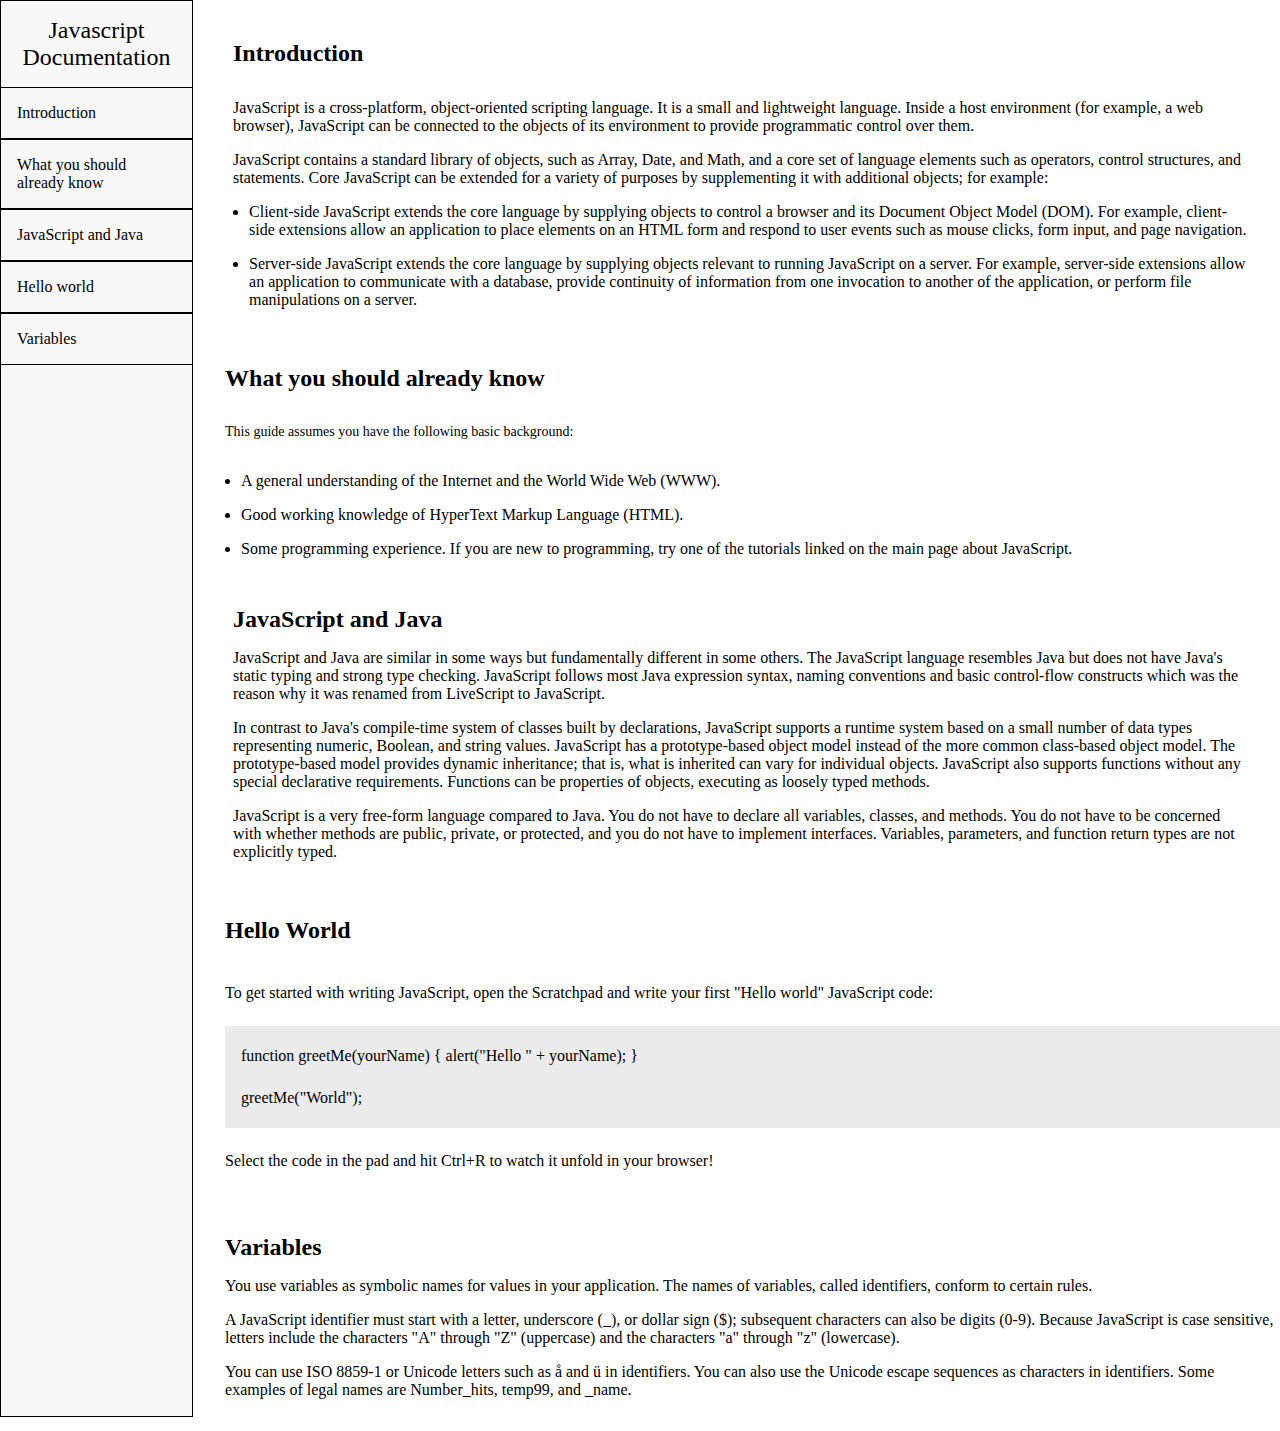
<file: project_9/index.html>
<!DOCTYPE html>
<html lang="en">
  <head>
    <meta charset="UTF-8" />
    <meta name="viewport" content="width=device-width, initial-scale=1.0" />
    <title>javascript Documentary</title>
    <link rel="stylesheet" href="style.css" />
  </head>
  <body>
    <main>
      <div class="min">
        <!-- 1 -->

        <div class="a1">
          <div class="a1_2">Javascript Documentation</div>
          <div class="a1_1">Introduction</div>
          <div class="a1_1">What you should already know</div>
          <div class="a1_1">JavaScript and Java</div>
          <div class="a1_1">Hello world</div>
          <div class="a1_1">Variables</div>
        </div>
        <!-- 2 -->
        <div class="a2">
          <!-- 2.1 -->
          <div class="a2_1">
            <div class="a2_1_1">Introduction</div>
            <div class="a2_1_2">
              <p>
                JavaScript is a cross-platform, object-oriented scripting
                language. It is a small and lightweight language. Inside a host
                environment (for example, a web browser), JavaScript can be
                connected to the objects of its environment to provide
                programmatic control over them.
              </p>
              <p>
                JavaScript contains a standard library of objects, such as
                Array, Date, and Math, and a core set of language elements such
                as operators, control structures, and statements. Core
                JavaScript can be extended for a variety of purposes by
                supplementing it with additional objects; for example:
              </p>
            </div>
            <div class="a2_1_3">
              <ul>
                <li>
                  Client-side JavaScript extends the core language by supplying
                  objects to control a browser and its Document Object Model
                  (DOM). For example, client-side extensions allow an
                  application to place elements on an HTML form and respond to
                  user events such as mouse clicks, form input, and page
                  navigation.
                </li>
                <li>
                  Server-side JavaScript extends the core language by supplying
                  objects relevant to running JavaScript on a server. For
                  example, server-side extensions allow an application to
                  communicate with a database, provide continuity of information
                  from one invocation to another of the application, or perform
                  file manipulations on a server.
                </li>
              </ul>
            </div>
          </div>
          <!-- 2.2 -->
          <div class="a2_2">
            <div class="a2_2_1">What you should already know</div>
            <div class="a2_2_2">
              This guide assumes you have the following basic background:
            </div>
            <div class="a2_2_3">
              <ul>
                <li>
                  A general understanding of the Internet and the World Wide Web
                  (WWW).
                </li>
                <li>
                  Good working knowledge of HyperText Markup Language (HTML).
                </li>
                <li>
                  Some programming experience. If you are new to programming,
                  try one of the tutorials linked on the main page about
                  JavaScript.
                </li>
              </ul>
            </div>
          </div>

          <!-- 2.3 -->
          <div class="a2_3 a2_1">
            <div class="a2_3_1 a2_1_1">JavaScript and Java</div>
            <div class="a2_3_2 as a2_1_2">
              JavaScript and Java are similar in some ways but fundamentally
              different in some others. The JavaScript language resembles Java
              but does not have Java's static typing and strong type checking.
              JavaScript follows most Java expression syntax, naming conventions
              and basic control-flow constructs which was the reason why it was
              renamed from LiveScript to JavaScript.
            </div>
            <div class="a2_3_3 as a2_1_2">
              In contrast to Java's compile-time system of classes built by
              declarations, JavaScript supports a runtime system based on a
              small number of data types representing numeric, Boolean, and
              string values. JavaScript has a prototype-based object model
              instead of the more common class-based object model. The
              prototype-based model provides dynamic inheritance; that is, what
              is inherited can vary for individual objects. JavaScript also
              supports functions without any special declarative requirements.
              Functions can be properties of objects, executing as loosely typed
              methods.
            </div>
            <div class="a2_3_4 as a2_1_2">
              JavaScript is a very free-form language compared to Java. You do
              not have to declare all variables, classes, and methods. You do
              not have to be concerned with whether methods are public, private,
              or protected, and you do not have to implement interfaces.
              Variables, parameters, and function return types are not
              explicitly typed.
            </div>
          </div>

          <!-- 2.4 -->
          <div class="a2_4 a2_3">
            <div class="sa_1 a2_1_1">Hello World</div>
            <div class="sa_2">
              To get started with writing JavaScript, open the Scratchpad and
              write your first "Hello world" JavaScript code:
            </div>
            <div class="sa_3">
              function greetMe(yourName) { alert("Hello " + yourName); }<br />

              <p>greetMe("World");</p>
            </div>
            <div class="sa_4">
              Select the code in the pad and hit Ctrl+R to watch it unfold in
              your browser!
            </div>
          </div>

          <!-- 2.5 -->
          <div class="a2_5">
            <div class="sd1">Variables</div>
            <div class="sd2">
              You use variables as symbolic names for values in your
              application. The names of variables, called identifiers, conform
              to certain rules.
            </div>
            <div class="sd3">
              A JavaScript identifier must start with a letter, underscore (_),
              or dollar sign ($); subsequent characters can also be digits
              (0-9). Because JavaScript is case sensitive, letters include the
              characters "A" through "Z" (uppercase) and the characters "a"
              through "z" (lowercase).
            </div>
            <div class="sd4">
              You can use ISO 8859-1 or Unicode letters such as å and ü in
              identifiers. You can also use the Unicode escape sequences as
              characters in identifiers. Some examples of legal names are
              Number_hits, temp99, and _name.
            </div>
          </div>
        </div>
      </div>
    </main>
  </body>
</html>
</file>
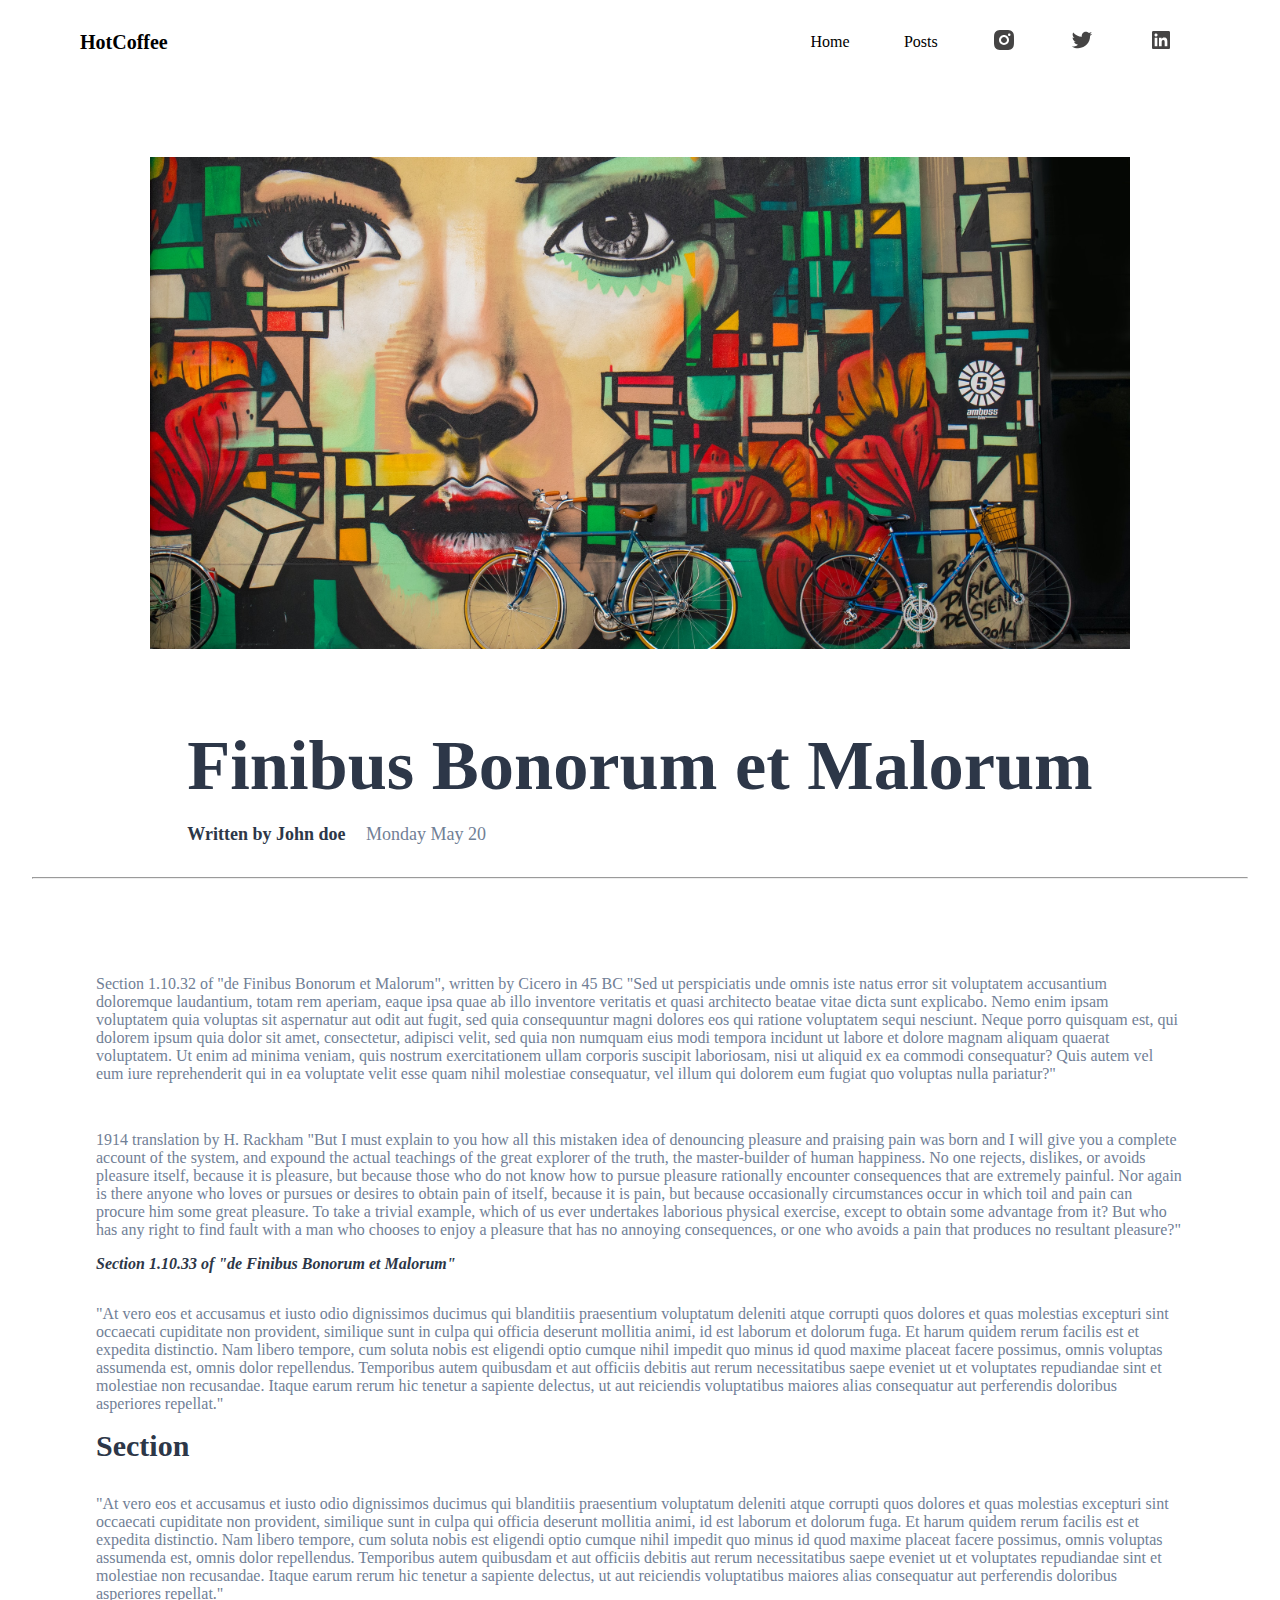
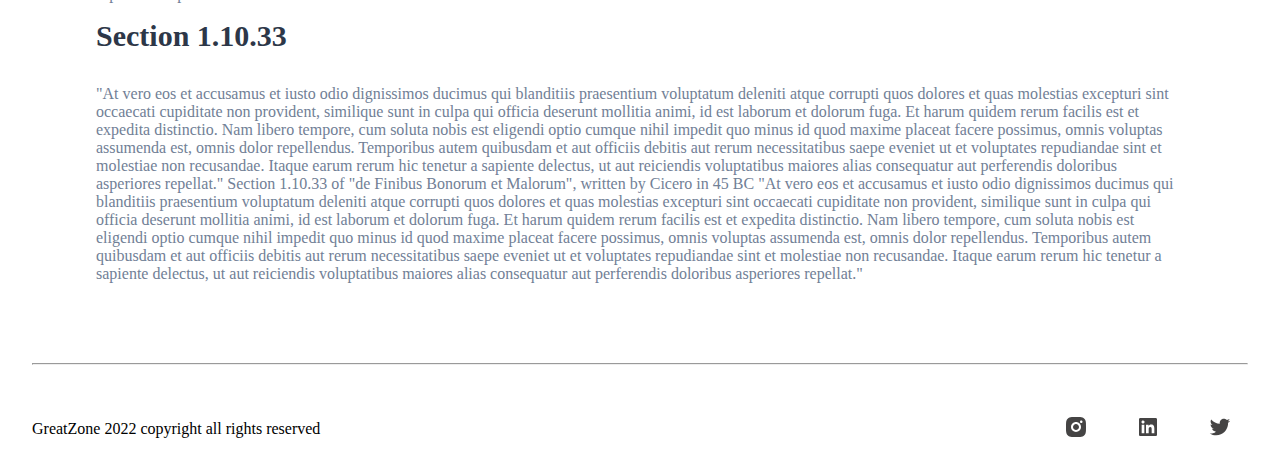
<file: project_10/blog/index.html>
<!DOCTYPE html>
<html lang="en">
  <head>
    <meta charset="UTF-8" />
    <meta name="viewport" content="width=device-width, initial-scale=1.0" />
    <title>Blog</title>
    <link rel="stylesheet" href="style.css" />
  </head>
  <body>
    <header>
      <div class="head">
        <div class="logo hover">HotCoffee</div>
        <div class="menu_btn">
          <ul>
            <li class="hover">
              <a href="http://127.0.0.1:5500/main/index.html">Home</a>
            </li>
            <li class="hover">Posts</li>
            <li class="hover"><img src="instagram-fill 1.svg" alt="" /></li>
            <li class="hover"><img src="twitter-fill 1.svg" alt="" /></li>
            <li class="hover"><img src="linkedin-box-fill 1.svg" alt="" /></li>
          </ul>
        </div>
      </div>
    </header>

    <!-- main section -->
    <main>
      <!-- 1 -->
      <div class="main1">
        <div class="m1">
          <img src="unsplash_3MAmj1ZKSZA.svg" alt="not" />
        </div>
      </div>

      <!-- 2 -->
      <div class="main2">
        <div class="a1">
          <div class="a1_1">Finibus Bonorum et Malorum</div>
          <div class="a1_2">Written by John doe <span>Monday May 20</span></div>
        </div>
      </div>
      <hr />
      <!-- 3 -->

      <div class="main3">
        <div class="s1">
          <div class="sd">
            Section 1.10.32 of "de Finibus Bonorum et Malorum", written by
            Cicero in 45 BC "Sed ut perspiciatis unde omnis iste natus error sit
            voluptatem accusantium doloremque laudantium, totam rem aperiam,
            eaque ipsa quae ab illo inventore veritatis et quasi architecto
            beatae vitae dicta sunt explicabo. Nemo enim ipsam voluptatem quia
            voluptas sit aspernatur aut odit aut fugit, sed quia consequuntur
            magni dolores eos qui ratione voluptatem sequi nesciunt. Neque porro
            quisquam est, qui dolorem ipsum quia dolor sit amet, consectetur,
            adipisci velit, sed quia non numquam eius modi tempora incidunt ut
            labore et dolore magnam aliquam quaerat voluptatem. Ut enim ad
            minima veniam, quis nostrum exercitationem ullam corporis suscipit
            laboriosam, nisi ut aliquid ex ea commodi consequatur? Quis autem
            vel eum iure reprehenderit qui in ea voluptate velit esse quam nihil
            molestiae consequatur, vel illum qui dolorem eum fugiat quo voluptas
            nulla pariatur?"
          </div>
          <div class="sd">
            1914 translation by H. Rackham "But I must explain to you how all
            this mistaken idea of denouncing pleasure and praising pain was born
            and I will give you a complete account of the system, and expound
            the actual teachings of the great explorer of the truth, the
            master-builder of human happiness. No one rejects, dislikes, or
            avoids pleasure itself, because it is pleasure, but because those
            who do not know how to pursue pleasure rationally encounter
            consequences that are extremely painful. Nor again is there anyone
            who loves or pursues or desires to obtain pain of itself, because it
            is pain, but because occasionally circumstances occur in which toil
            and pain can procure him some great pleasure. To take a trivial
            example, which of us ever undertakes laborious physical exercise,
            except to obtain some advantage from it? But who has any right to
            find fault with a man who chooses to enjoy a pleasure that has no
            annoying consequences, or one who avoids a pain that produces no
            resultant pleasure?"
          </div>
          <div class="sd1">
            Section 1.10.33 of "de Finibus Bonorum et Malorum"
          </div>
          <div class="sd">
            "At vero eos et accusamus et iusto odio dignissimos ducimus qui
            blanditiis praesentium voluptatum deleniti atque corrupti quos
            dolores et quas molestias excepturi sint occaecati cupiditate non
            provident, similique sunt in culpa qui officia deserunt mollitia
            animi, id est laborum et dolorum fuga. Et harum quidem rerum facilis
            est et expedita distinctio. Nam libero tempore, cum soluta nobis est
            eligendi optio cumque nihil impedit quo minus id quod maxime placeat
            facere possimus, omnis voluptas assumenda est, omnis dolor
            repellendus. Temporibus autem quibusdam et aut officiis debitis aut
            rerum necessitatibus saepe eveniet ut et voluptates repudiandae sint
            et molestiae non recusandae. Itaque earum rerum hic tenetur a
            sapiente delectus, ut aut reiciendis voluptatibus maiores alias
            consequatur aut perferendis doloribus asperiores repellat."
          </div>
          <div class="sd2">Section</div>
          <div class="sd">
            "At vero eos et accusamus et iusto odio dignissimos ducimus qui
            blanditiis praesentium voluptatum deleniti atque corrupti quos
            dolores et quas molestias excepturi sint occaecati cupiditate non
            provident, similique sunt in culpa qui officia deserunt mollitia
            animi, id est laborum et dolorum fuga. Et harum quidem rerum facilis
            est et expedita distinctio. Nam libero tempore, cum soluta nobis est
            eligendi optio cumque nihil impedit quo minus id quod maxime placeat
            facere possimus, omnis voluptas assumenda est, omnis dolor
            repellendus. Temporibus autem quibusdam et aut officiis debitis aut
            rerum necessitatibus saepe eveniet ut et voluptates repudiandae sint
            et molestiae non recusandae. Itaque earum rerum hic tenetur a
            sapiente delectus, ut aut reiciendis voluptatibus maiores alias
            consequatur aut perferendis doloribus asperiores repellat."
          </div>
          <div class="sd3">Section 1.10.33</div>
          <div class="sd">
            "At vero eos et accusamus et iusto odio dignissimos ducimus qui
            blanditiis praesentium voluptatum deleniti atque corrupti quos
            dolores et quas molestias excepturi sint occaecati cupiditate non
            provident, similique sunt in culpa qui officia deserunt mollitia
            animi, id est laborum et dolorum fuga. Et harum quidem rerum facilis
            est et expedita distinctio. Nam libero tempore, cum soluta nobis est
            eligendi optio cumque nihil impedit quo minus id quod maxime placeat
            facere possimus, omnis voluptas assumenda est, omnis dolor
            repellendus. Temporibus autem quibusdam et aut officiis debitis aut
            rerum necessitatibus saepe eveniet ut et voluptates repudiandae sint
            et molestiae non recusandae. Itaque earum rerum hic tenetur a
            sapiente delectus, ut aut reiciendis voluptatibus maiores alias
            consequatur aut perferendis doloribus asperiores repellat." Section
            1.10.33 of "de Finibus Bonorum et Malorum", written by Cicero in 45
            BC "At vero eos et accusamus et iusto odio dignissimos ducimus qui
            blanditiis praesentium voluptatum deleniti atque corrupti quos
            dolores et quas molestias excepturi sint occaecati cupiditate non
            provident, similique sunt in culpa qui officia deserunt mollitia
            animi, id est laborum et dolorum fuga. Et harum quidem rerum facilis
            est et expedita distinctio. Nam libero tempore, cum soluta nobis est
            eligendi optio cumque nihil impedit quo minus id quod maxime placeat
            facere possimus, omnis voluptas assumenda est, omnis dolor
            repellendus. Temporibus autem quibusdam et aut officiis debitis aut
            rerum necessitatibus saepe eveniet ut et voluptates repudiandae sint
            et molestiae non recusandae. Itaque earum rerum hic tenetur a
            sapiente delectus, ut aut reiciendis voluptatibus maiores alias
            consequatur aut perferendis doloribus asperiores repellat."
          </div>
        </div>
      </div>

      <!-- footer -->
      <footer>
        <hr />
        <div class="foot">
          <div class="foot1">GreatZone 2022 copyright all rights reserved</div>
          <div class="foot2">
            <div class="foot_logo hover">
              <img src="instagram-fill 1.svg" alt="" />
            </div>
            <div class="foot_logo hover">
              <img src="linkedin-box-fill 1.svg" alt="" />
            </div>
            <div class="foot_logo hover">
              <img src="twitter-fill 1.svg" alt="" />
            </div>
          </div>
        </div>
      </footer>

      <!-- end -->
    </main>
  </body>
</html>
</file>
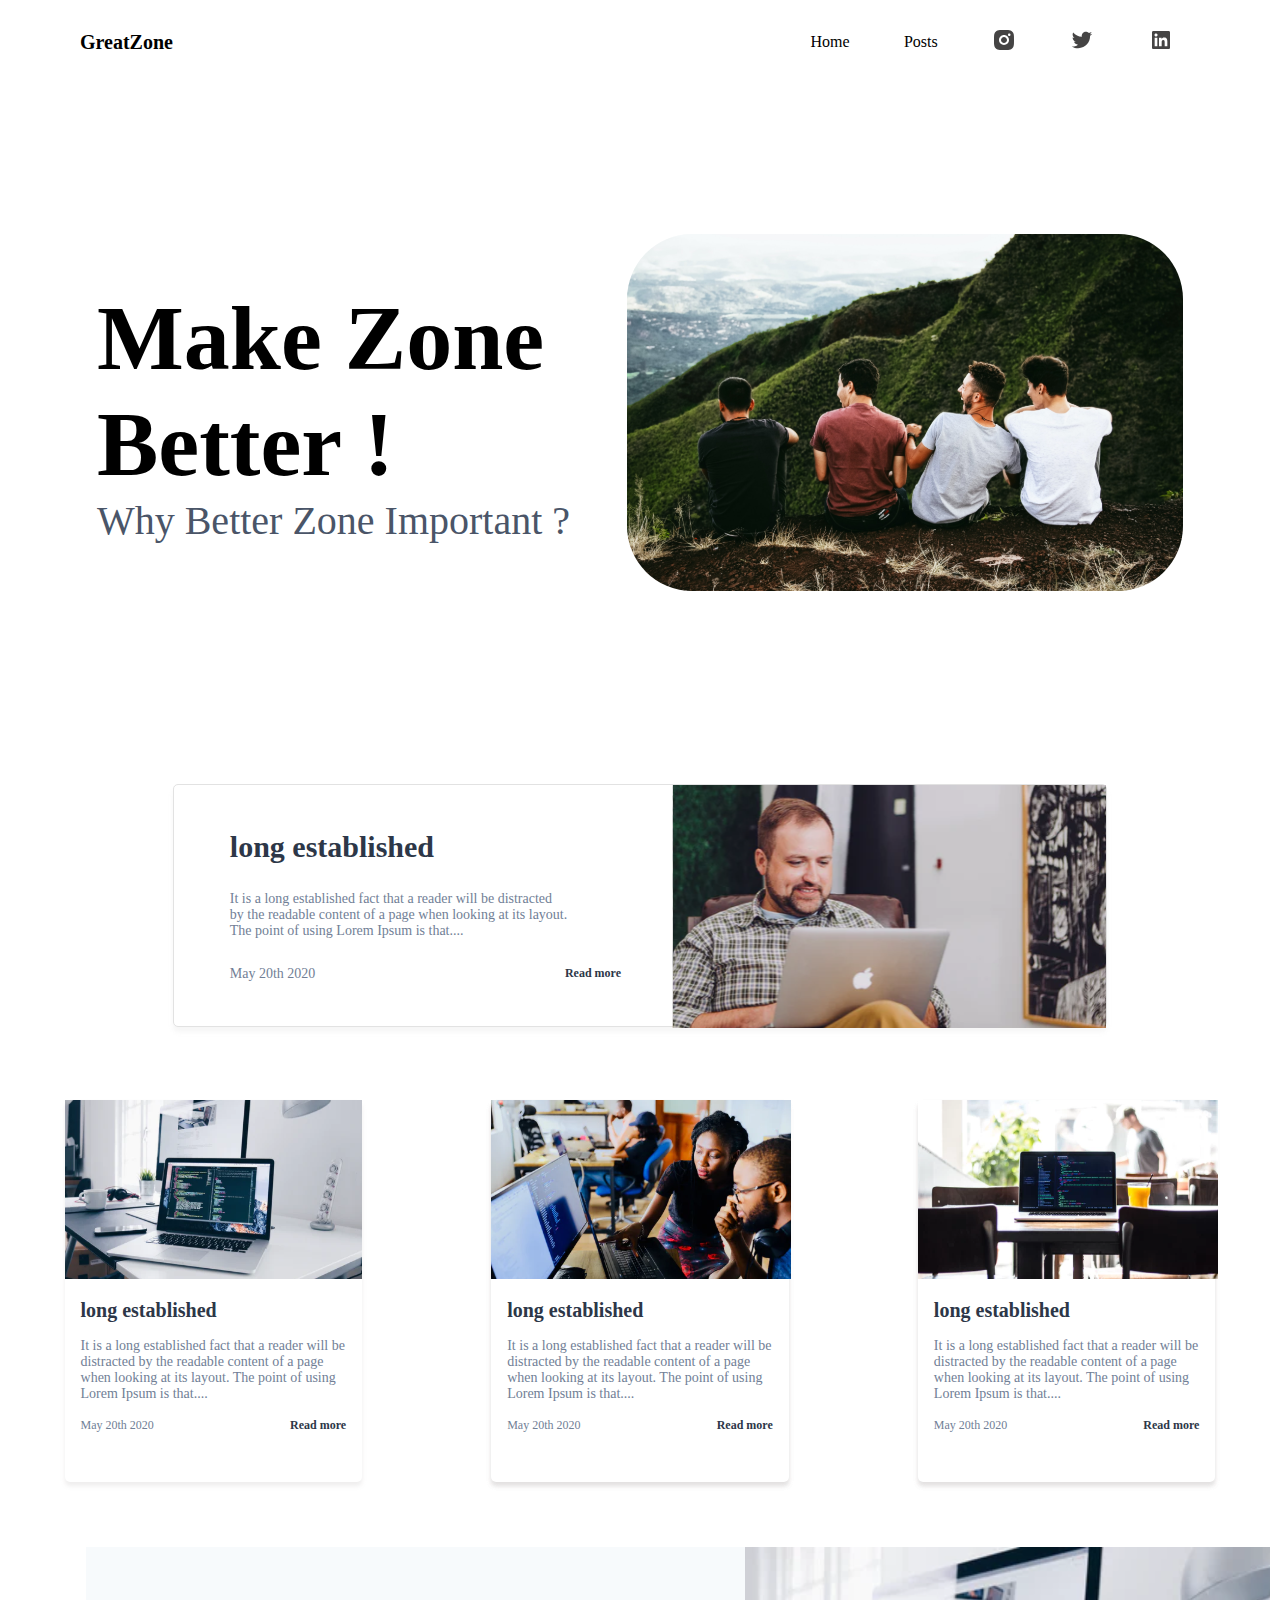
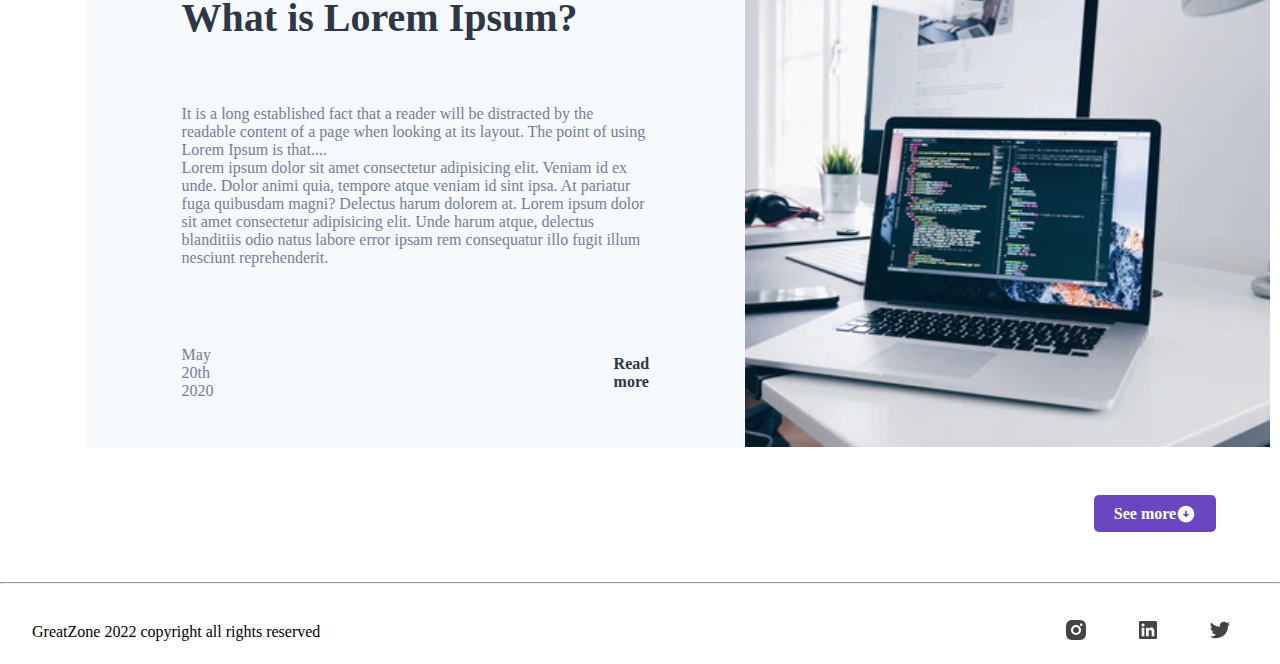
<file: project_10/main/index.html>
<!DOCTYPE html>
<html lang="en">
  <head>
    <meta charset="UTF-8" />
    <meta name="viewport" content="width=device-width, initial-scale=1.0" />
    <title>Blog.com</title>
    <link rel="stylesheet" href="style.css" />
  </head>
  <body>
    <header>
      <div class="head">
        <div class="logo hover">GreatZone</div>
        <div class="menu_btn">
          <ul>
            <li class="hover">
              <a href="http://127.0.0.1:5500/main/index.html">Home</a>
            </li>
            <li class="hover"><a href="http://127.0.0.1:5500/blog/index.html">Posts</a></li>
            <li class="hover"><img src="instagram-fill 1.svg" alt="" /></li>
            <li class="hover"><img src="twitter-fill 1.svg" alt="" /></li>
            <li class="hover"><img src="linkedin-box-fill 1.svg" alt="" /></li>
          </ul>
        </div>
      </div>
    </header>

    <!-- main section -->

    <main>
      <!-- 1 -->
      <div class="main1">
        <div class="ig">
          <div class="ig_1">
            Make Zone<br />
            Better !
          </div>
          <div class="ig_2">Why Better Zone Important ?</div>
        </div>
        <div class="ig1">
          <img src="Head-section.svg" alt="" />
        </div>
      </div>
      <!-- 2 -->
      <div class="main2">
        <div class="sec1">
          <div class="sec1_1">
            <div class="sec1_1_1">long established</div>
            <div class="sec1_1_2">
              It is a long established fact that a reader will be distracted<br />
              by the readable content of a page when looking at its layout.<br />
              The point of using Lorem Ipsum is that....
            </div>
            <div class="sec1_1_3">
              <div class="sec1_1_3_1">May 20th 2020</div>
              <div class="sec1_1_3_2 hover">Read more</div>
            </div>
          </div>
          <div class="sec1_2"><img src="image 1.svg" alt="" /></div>
        </div>
      </div>

      <!-- 3 -->

      <div class="main3">
        <div class="ca">
          <div class="ca_1">
            <div class="ca_1_1"><img src="image 2.svg" alt="" /></div>
            <div class="ca_1_2">
              <div class="ca_1_2_1">long established</div>
              <div class="ca_1_2_2">
                It is a long established fact that a reader will be distracted
                by the readable content of a page when looking at its layout.
                The point of using Lorem Ipsum is that....
              </div>
              <div class="ca_1_2_3">
                <div class="ca_1_2_3_1">May 20th 2020</div>
                <div class="ca_1_2_3_2 hover">Read more</div>
              </div>
            </div>
          </div>
          <div class="ca_2">
            <div class="ca_1">
              <div class="ca_1_1 hsa">
                <img class="hs" src="image 4.svg" alt="" />
              </div>
              <div class="ca_1_2">
                <div class="ca_1_2_1">long established</div>
                <div class="ca_1_2_2">
                  It is a long established fact that a reader will be distracted
                  by the readable content of a page when looking at its layout.
                  The point of using Lorem Ipsum is that....
                </div>
                <div class="ca_1_2_3">
                  <div class="ca_1_2_3_1">May 20th 2020</div>
                  <div class="ca_1_2_3_2 hover">Read more</div>
                </div>
              </div>
            </div>
          </div>
          <div class="ca_3">
            <div class="ca_1">
              <div class="ca_1_1"><img src="image 5.svg" alt="" /></div>
              <div class="ca_1_2">
                <div class="ca_1_2_1">long established</div>
                <div class="ca_1_2_2">
                  It is a long established fact that a reader will be distracted
                  by the readable content of a page when looking at its layout.
                  The point of using Lorem Ipsum is that....
                </div>
                <div class="ca_1_2_3">
                  <div class="ca_1_2_3_1">May 20th 2020</div>
                  <div class="ca_1_2_3_2 hover">Read more</div>
                </div>
              </div>
            </div>
          </div>
        </div>
      </div>

      <!-- 4 -->
      <div class="main4">
        <div class="hc">
          <div class="hc1">
            <div class="hc1_1">
              <div class="ca_1_2 d">
                <div class="ca_1_2_1 a">What is Lorem Ipsum?</div>
                <div class="ca_1_2_2 b">
                  It is a long established fact that a reader will be distracted
                  by the readable content of a page when looking at its layout.
                  The point of using Lorem Ipsum is that....<br />
                  Lorem ipsum dolor sit amet consectetur adipisicing elit.
                  Veniam id ex unde. Dolor animi quia, tempore atque veniam id
                  sint ipsa. At pariatur fuga quibusdam magni? Delectus harum
                  dolorem at. Lorem ipsum dolor sit amet consectetur adipisicing
                  elit. Unde harum atque, delectus blanditiis odio natus labore
                  error ipsam rem consequatur illo fugit illum nesciunt
                  reprehenderit.
                </div>
                <div class="ca_1_2_3 c">
                  <div class="ca_1_2_3_1 cc">May 20th 2020</div>
                  <div class="ca_1_2_3_2 cc1 hover">Read more</div>
                </div>
              </div>
            </div>
            <div class="hc1_2"><img src="image 7.svg" alt="" /></div>
          </div>
        </div>
      </div>

      <!-- 5 -->

      <div class="main5">
        <div class="btn">
          <div class="btnt">
            <button type="button" class="hover">
              See more <img src="arrow-down-circle-fill 1.svg" alt="" />
            </button>
          </div>
        </div>
      </div>
    </main>

    <footer>
      <hr />
      <div class="foot">
        <div class="foot1">GreatZone 2022 copyright all rights reserved</div>
        <div class="foot2">
          <div class="foot_logo hover">
            <img src="instagram-fill 1.svg" alt="" />
          </div>
          <div class="foot_logo hover">
            <img src="linkedin-box-fill 1.svg" alt="" />
          </div>
          <div class="foot_logo hover">
            <img src="twitter-fill 1.svg" alt="" />
          </div>
        </div>
      </div>
    </footer>
  </body>
</html>
</file>
<file: project_1/style.css>
* {
  margin: 0;
  padding: 0;
  box-sizing: border-box;
}

.first {
  width: 1044px;
  height: 1280px;
  top: -522px;
  left: -568px;
  border: 16px solid #1d1e4c;
  background-color: #e5e5fd;
}
div .Image {
  display: inline-block;
  width: 314px;
  height: 392px;
  top: 113px;
  left: 97px;
  position: relative;
  border-radius: 170px;
}

.hadding1 {
  width: 453px;
  height: 47px;
  font-size: 48px;
  margin-left: 473px;
}

.p1 {
  font-size: 24px;
  margin-left: 806px;
  line-height: 60px;
}

.hadding2 {
  font-size: 72px;
  line-height: 60px;
  margin: 91px 91px 20px 91px;
}

.p2 {
  margin: 0px 91px 91px 91px;
  font-size: 12px;
  line-height: 22px;
}

.s1 {
  line-height: 20px;
  margin-left: 97px;
}

#spn {
  font-size: 25px;
  margin-bottom: 20px;
  font-weight: bold;
  display: inline-block;
}

.a1 {
  margin-left: 636px;
  font-size: 14px;
  margin-top: 50px;
}

.a1 p a {
  text-decoration: none;
  color: #0a4eff;
}
</file>
<file: project_2/style.css>
* {
  margin: 0;
  padding: 0;
  box-sizing: border-box;
}

.con {
  width: 549px;
  height: 215px;
  background-color: #dbfffb;
}

.box1 .box1_1 img {
  width: 153px;
  height: 154px;
}

.box1 {
  padding: 15px;
  display: flex;
  justify-content: space-evenly;
}

.p1 {
  font-size: 20px;
  padding: 20px;
  display: flex;
  line-height: 20px;
}

.p2 {
  font-size: 19px;
  padding: 10px 30px;
}

.p3 {
  font-size: 19px;
  padding: 0px 30px;
}

.box2 {
  display: flex;
  align-items: center;
  justify-content: center;
  text-transform: uppercase;
}

.box2 span {
  text-transform: lowercase;
  font-weight: bolder;
}
</file>
<file: project_3/style.css>
* {
  margin: 0;
  padding: 0;
  box-sizing: border-box;
}

body {
  display: flex;
  align-items: center;
  justify-content: center;
}
.contner {
  margin: 1rem 0rem;
  padding: 1rem;
  width: 1000px;
  height: 1050px;
  background-color: aquamarine;
}

.main {
  width: 1000px;
  height: 916px;
  display: flex;
  flex-direction: column;
  justify-content: space-evenly;
}

.lo1 {
  margin: 1rem;
  display: flex;
  align-self: center;
  justify-content: center;
  font-size: 2rem;
}

.lo1 span {
  color: rgb(17, 17, 152);
}

.lo2,
.lo3,
.lo5,
.lo6 {
  display: flex;
}

.border {
  width: 440px;
  height: 16px;
  margin: 1rem;
  padding: 2.5rem;
  padding-left: 0.5rem;
}

.border1 {
  display: flex;
  flex-direction: column;
  margin-left: 1rem;
  font-size: larger;
}

input {
  font-size: 40px;
}

optgroup {
  font-size: 40px;
}

.bor1 {
  margin: 1rem;
  padding: 1rem;
  width: 440px;
  height: 80px;
  background-color: aliceblue;
  border: 1px solid black;
}

.lo7 {
  display: flex;
  align-items: center;
  margin-left: 18px;
  padding: 10px;
}

.border11 {
  display: inline-block;
  width: 915px;
  height: 130px;
  margin: 1rem;
  padding: 2.5rem;
  padding-left: 0.5rem;
}
</file>
<file: Project_4/style.css>
* {
  margin: 0;
  padding: 0;
  box-sizing: border-box;
}

main {
  scroll-behavior: smooth;
  cursor: pointer;
}
</file>
<file: project_5/style.css>
* {
  margin: 0;
  padding: 0;
  box-sizing: border-box;
}

.img_1 {
  position: absolute;
  font-size: 40px;
  top: 4.3rem;
  left: 21rem;
}

.text {
  color: #fff;
  font-family: Roboto;
  font-size: 40px;
  font-style: normal;
  font-weight: 400;
  line-height: normal;
}

.text span {
  color: #fff;
  font-family: Roboto;
  font-size: 72px;
  font-style: normal;
  font-weight: 400;
  line-height: normal;
}

.text1 {
  color: #fff;
  font-family: Roboto;
  font-size: 72px;
  font-style: normal;
  font-weight: 400;
  line-height: normal;
}

/* 2 */

.img2 {
  width: 100%;
  height: 279px;
  background: #161619;
  color: #fff;
  font-family: "Roboto", sans-serif;
  font-size: 72px;
  font-style: normal;
  font-weight: 400;
  line-height: normal;
  display: flex;
  align-items: center;
  justify-content: center;
}

.img2 span {
  font-size: 130px;
  margin-bottom: 50px;
}

/* 3 */

.img3 {
  width: 100%;
  height: 620px;
  background-color: #fff;
  display: flex;
  align-items: center;
  justify-content: center;
  gap: 53px;
}

.f1,
.f2,
.f3 {
  width: 320px;
  height: 450px;
  flex-shrink: 0;
  border-radius: 10px;
  box-shadow: 0px 4px 4px 0px rgba(0, 0, 0, 0.25);
  background-color: #fff;
  font-size: 12px;
}

.f2_1 {
  display: flex;
  flex-direction: column;
  gap: 20px;
  margin: 60px 10px 10px 10px;
}

.f2_2,
.f2_3 {
  display: flex;
  flex-direction: column;
  gap: 20px;
  margin: 10px 10px 10px 10px;
}

/* 4 */

.img4 {
  width: 100%;
  height: 378px;
  display: flex;
  align-items: center;
  gap: 0%;
}

.a1 {
  width: 50%;
  height: 378px;
  background: #515603;
  display: flex;
  align-items: center;
  justify-content: center;
  flex-direction: column;
  color: #fff;
  padding: 120px;
}

.a1 h1 {
  font-size: 62px;
  font-weight: 400;
  font-style: normal;
  padding-bottom: 20px;
}

.a2 {
  width: 50%;
  height: 378px;
  background: #722300;
  display: flex;
  align-items: center;
  justify-content: center;
  flex-direction: column;
  color: #fff;
  padding: 120px;
  gap: 10px;
}

.a2 h1 {
  font-size: 62px;
  font-weight: 400;
  font-style: normal;
  padding-bottom: 20px;
}

/* 5 */
.img5 {
  display: flex;
  align-items: center;
  justify-content: center;
  width: 100%;
  height: 138px;
  background-color: #000000;
  color: #fff;
}
</file>
<file: project_6/style.css>
* {
  margin: 0;
  padding: 0;
  box-sizing: border-box;
}

/* header section */

.head {
  display: flex;
  align-items: center;
  justify-content: space-around;
  margin: 1rem;
}

.logo_name {
  display: flex;
  margin-right: 1100px;
}

.a2 {
  color: #149f39;
  font-family: "Russo One";
  font-size: 35px;
  font-style: normal;
  font-weight: 400;
  line-height: 19px;
  margin-top: 42px;
}

.a2 span {
  font-size: 52px;
}

/* header menu bar */

.logo_name1 button {
  border: none;
  background-color: #fff;
}

.hover:hover {
  cursor: pointer;
}

/* main section */

.main {
  display: flex;
  align-items: center;
  justify-content: space-evenly;
  margin: 3rem;
}

.m2 {
  display: flex;
  align-items: flex-start;
  justify-content: space-around;
  flex-direction: column;
}
.m2_1 {
  margin-bottom: 2rem;
}

.m2_4 {
  margin-top: 2rem;
}
.m2_1 button {
  width: 205px;
  height: 35px;
  background-color: #149f39;
  color: #fff;
  font-family: Roboto;
  font-size: 14px;
  font-style: normal;
  font-weight: 400;
  line-height: normal;
  border: none;
}

.m2_2 {
  color: #000;
  font-family: Roboto;
  font-size: 72px;
  font-style: normal;
  font-weight: 500;
  line-height: normal;
}

.m2_3 {
  color: #000;
  font-family: Roboto;
  font-size: 12px;
  font-style: normal;
  font-weight: 650;
  line-height: 19px;
}

.m2_4 button {
  width: 174px;
  height: 57px;
  background: #ffc066;
  border: none;
}

/* main section 2 */

.main2 {
  display: flex;
  align-items: center;
  justify-content: center;
}

.ma1,
.ma2,
.ma3 {
  display: flex;
  align-items: center;
  justify-content: center;
  margin: 0.5rem;
}

.img1 {
  background-color: lightgray 50%;
  background-size: cover;
  background-repeat: no-repeat;
  margin: 1rem;
}

.p12 {
  color: #000;
  font-family: Roboto;
  font-size: 18px;
  font-style: normal;
  font-weight: 600;
  line-height: 19px;
}

.ma3_2,
.ma2_2,
.ma3_2 {
  color: #000;
  font-family: Roboto;
  font-size: 14px;
  font-style: normal;
  font-weight: 300;
  line-height: 19px;
  letter-spacing: 0.42px;
}

/* main section 3 */

.main3 {
  display: flex;
  align-items: center;
  justify-content: center;
  flex-direction: column;
  margin: 4rem 4rem 10px 4rem;
}
.btn button {
  width: 137px;
  height: 43px;
  background-color: #149f39;
  border: none;
  color: #fff;
  font-family: Roboto;
  font-size: 24px;
  font-style: normal;
  font-weight: 400;
  line-height: normal;
}

.btn2 {
  color: #000;
  font-family: Roboto;
  font-size: 36px;
  font-style: normal;
  font-weight: 400;
  line-height: normal;
  margin: 1rem;
}

/* main section 4 */

.main4 {
  display: flex;
  flex-wrap: wrap;
  margin: 0px 9rem 9rem 9rem;
}

.C {
  margin: 0.9rem;
}

.c7 {
  margin-top: -290px;
}

/* main footer */

.main_footer {
  width: 100%;
  height: 322px;
  background-color: #fff0db;
  display: flex;
  align-items: center;
  justify-content: center;
}

.e1 {
  display: flex;
  margin: -10rem 1rem 1rem 1rem;
}

.foot4,
.foot2,
.foot3,
.foot1 {
  display: flex;
  align-items: center;
  justify-content: center;
  flex-direction: column;
  margin: 3rem;
}

.q2 {
  color: #565656;
  font-family: Roboto;
  font-size: 18px;
  font-style: normal;
  font-weight: 600;
  line-height: 19px;
  margin-bottom: 2.3rem;
}

.q1 a {
  text-decoration: none;
  color: #000;
  font-family: Roboto;
  font-size: 14px;
  font-style: normal;
  font-weight: 300;
  line-height: 20px;
}

.w4 {
  display: flex;
  align-items: center;
  justify-content: space-evenly;
  margin: 1rem;
}

.w4 img {
  margin: 5px;
  color: #000;
}

.in {
  width: 200px;
  height: 25px;
  margin: 0.3rem;
}
</file>
<file: project_7/style.css>
* {
  margin: 0;
  padding: 0;
  box-sizing: border-box;
}

/* header section */

header {
  width: 100%;
  height: 3.438rem;
  background-color: #270082;
  font-family: "Roboto", sans-serif;
}

.menu {
  width: 100%;
  height: 3.438rem;
  display: flex;
  align-items: center;
  justify-content: space-between;
}

.menu_1 {
  color: #fff;
  font-family: Roboto;
  font-size: 1.5rem;
  font-style: normal;
  font-weight: 700;
  line-height: 2.9rem;
  /* 120.833% */
  margin-left: 1rem;
}

.menu_1:hover {
  cursor: pointer;
}

.menu_2 div a {
  text-decoration: none;
  color: #fff;
}

.menu_2 {
  display: flex;
  align-items: center;
  font-family: Roboto;
  font-size: 1.125rem;
  font-style: normal;
  font-weight: 500;
  line-height: 2.9rem;
  /* 161.111% */
  gap: 3rem;
  margin-right: 1rem;
}

/* main section-1 */

.main_1 {
  width: 100%;
  height: 64rem;
}

.img_1 img {
  width: 100%;
  height: 64rem;
  background-color: linear-gradient(1deg, rgba(0, 0, 0, 0.50) 0%, rgba(0, 0, 0, 0.00) 94.75%);
}

.img_1 {
  position: relative;
}

.ele_1,
.ele_2,
.ele_3 {
  position: absolute;
  display: flex;
  align-items: center;
  justify-content: center;
  flex-direction: column;
  color: #fff;
  font-family: Roboto;
}

.ele_1 {
  /* position: absolute; */

  font-size: 4.5rem;
  font-weight: 700;
  top: 25.875rem;
  right: 40%;
}

.ele_2 {
  font-size: 1.5rem;
  font-weight: 400;
  top: 33.125rem;
  left: 26.875rem;
}

.ele_3 {
  top: 36.875rem;
  left: 18.75rem;
  font-size: 1.125rem;
  font-weight: lighter;
  line-height: 29px;
}

/* main section-2 */

.main_2 {
  width: 100%;
  height: 50.375rem;
  background-color: #281154;
}

.img1 {
  display: flex;
  align-items: center;
  justify-content: center;
  gap: 0.62rem;
  padding: 2.97rem;
}

.img1 .Pdcd {
  color: #FFF;
  font-family: Roboto;
  font-size: 2.25rem;
  font-style: normal;
  font-weight: 700;
  line-height: 1.8125rem;
}

.img11 {
  display: flex;
  align-items: center;
  justify-content: center;
  color: #FFF;
  font-family: Roboto;
  font-size: 1.5rem;
  font-style: normal;
  font-weight: 700;
  line-height: 1.8125rem;
  /* 120.833% */
}

.img111 {
  color: #FFF;
  text-align: center;
  font-family: Roboto;
  font-size: 1.125rem;
  font-style: normal;
  font-weight: 700;
  line-height: 1.8125rem;
  padding-top: 2.97rem;
}

.btn_1 {
  display: flex;
  align-items: center;
  justify-content: center;
}

.btn_1 button {
  color: #FFF;
  font-family: Roboto;
  font-size: 1.125rem;
  font-style: normal;
  font-weight: 300;
  line-height: 1.8125rem;
  width: 11.4375rem;
  height: 3.4375rem;
  flex-shrink: 0;
  background-color: #DC0000;
  border: none;
  margin-top: 1.8rem;


}

.btn_1 button:hover {
  background-color: #dc0000cd;
  transition: 15ms;
  cursor: pointer;
}

.small_txt {
  color: #FFF;
  font-family: Roboto;
  font-size: 0.875rem;
  font-style: normal;
  font-weight: 300;
  line-height: 1.8125rem;
  margin-top: 1.8rem;
  display: flex;
  align-items: center;
  justify-content: center;
}

.tab {
  margin-top: 3.05rem;
  display: flex;
  align-items: center;
  justify-content: center;
  /* width: 60.5rem;
  height: 34.375rem; */
}

.tab .tab_1 {
  border: solid 2.125rem #121515;
  border-radius: 2rem;
  position: relative;
  -webkit-box-shadow: 3px 4px 17px -1px rgba(0, 0, 0, 0.65);
  -moz-box-shadow: 3px 4px 17px -1px rgba(0, 0, 0, 0.65);
  box-shadow: 3px 4px 17px -1px rgba(0, 0, 0, 0.65);
}

.lo {
  width: 17.53694rem;
  height: 33.60rem;
  border: 0.17rem solid #446087;
  display: flex;
  align-items: center;
  position: absolute;
  justify-content: end;
  margin-left: 45.063rem;
  margin-top: 12.5rem;
  border-radius: 2.5rem;
  border-bottom-right-radius: 2.7rem;
}

.mob {
  display: flex;
  align-items: center;
  position: absolute;
  justify-content: end;
  margin-left: 45.063rem;
  margin-top: 12.5rem;
  border: solid 0.6rem #121515;
  border-radius: 2.5rem;
  -webkit-box-shadow: 3px 4px 17px -1px rgba(0, 0, 0, 0.65);
  -moz-box-shadow: 3px 4px 17px -1px rgba(0, 0, 0, 0.65);
  box-shadow: 3px 4px 17px -1px rgba(0, 0, 0, 0.65);

}

/*  main section-3  */

.main_3 {
  width: 100%;
  height: 87.25rem;
  background-color: #F9F6FF;
}

.write {
  color: #000;
  font-family: Roboto;
  font-size: 1.5rem;
  font-style: normal;
  font-weight: 600;
  line-height: 1.8125rem;
  padding-top: 25.13rem;
  display: flex;
  align-items: center;
  justify-content: center;
  /* 120.833% */
}

.write_1 {
  color: #000;
  text-align: center;
  font-family: Roboto;
  font-size: 1.125rem;
  font-style: normal;
  font-weight: 300;
  line-height: 2rem;
  margin-top: 2rem;
  /* 177.778% */
}

.write_2 {

  display: flex;
  align-items: center;
  justify-content: center;
}

.write_2 button {
  width: 8.3125rem;
  height: 3.125rem;
  background-color: #37008E;
  margin-top: 3rem;
  border: none;
  color: #FFF;
}

.laptop {
  display: flex;
  align-items: center;
  justify-content: center;
}

.laptop_1 {
  width: 64rem;
  height: 36.875rem;
  margin-top: 3.12rem;
  position: relative;
}

.laptop_2 {
  width: 48.5rem;
  height: 29.875rem;
  position: absolute;
  left: 23.2rem;
}

/* main Section-4 */

.sec-4 {
  width: 100%;
  height: 43.8125rem;
  flex-shrink: 0;

  /* background: linear-gradient(179deg, rgba(3, 0, 12, 0.67) 0%, rgba(34, 16, 89, 0.67) 100%); */
}

.sec-4-1 {
  position: absolute;
  width: 100%;
}

.im {
  width: 100%;
  height: 43.7rem;
}

.im_1 {
  position: absolute;
  width: 100%;
  height: 43.7rem;
  top: 0;
  background: linear-gradient(179deg, rgba(3, 0, 12, 0.67) 0%, rgba(34, 16, 89, 0.67) 100%);

}

.im_2 {
  position: absolute;
  top: 12.31rem;
  left: 26.93rem;
  color: #FFF;
  font-family: Roboto;
  font-size: 1.5rem;
  font-style: normal;
  font-weight: 700;
  line-height: 1.8125rem;
}

.im_3 {
  position: absolute;
  top: 16.96rem;
  left: 15.26rem;
  color: #FFF;
  text-align: center;
  font-size: 0.875rem;
  font-style: normal;
  font-weight: 700;
  line-height: 1.125rem;
  /* 128.571% */
}

.sec-5 {
  width: 100%;
  height: 30.625rem;
  display: flex;
  align-items: center;
  justify-content: center;

}

.mmm {
  display: flex;
  align-items: center;
  justify-content: space-evenly;
  gap: 2.25rem;
  width: 67.5rem;
  height: 19.4rem;

}

.mm2 {
  display: flex;
  align-items: self-start;
  justify-content: space-evenly;
  flex-direction: column;
  gap: 1.38rem;
}

.mm2_1 {
  color: #000;
  font-family: Roboto;
  font-size: 1.5rem;
  font-style: normal;
  font-weight: 700;
  line-height: 1.8125rem;
  /* 120.833% */
}

.mm2_2 {
  color: #000;
  font-family: Roboto;
  font-size: 0.875rem;
  font-style: normal;
  font-weight: 100;
  line-height: 1.8125rem;
  /* 207.143% */

}

.mm2_3 {
  color: #000;
  font-family: Roboto;
  font-size: 0.875rem;
  font-style: normal;
  font-weight: 400;
  line-height: 1.8125rem;
  /* 207.143% */
}

.mm2_4 {
  width: 7.0625rem;
  height: 2.4375rem;
  flex-shrink: 0;
}

.mm2_4 button {
  width: 7.0625rem;
  height: 2.4375rem;
  background-color: #772dee;
  color: #FFF;
  font-family: Roboto;
  font-size: 1.125rem;
  font-style: normal;
  font-weight: 300;
  line-height: 1.8125rem;
  border: none;
  /* 161.111% */
}

.mm2_4 button:hover {
  cursor: pointer;
  background-color: #6621d6;
}

/* footer section */

footer {
  width: 100%;
  height: 20.3rem;
}

.foot {
  width: 100%;
  height: 17.11rem;
  background-color: #1B0058;
  display: flex;
  align-items: center;
  justify-content: center;
  gap: 8rem;
  padding-top: 20px;
}

.foot_1 {
  width: 100%;
  height: 3.19rem;
  background-color: #270082;
  color: #FFF;
  font-family: Roboto;
  font-size: 0.875rem;
  font-style: normal;
  font-weight: 500;
  line-height: 0.625rem;
  display: flex;
  align-items: center;
  justify-content: center;
  /* 71.429% */
}


.f1 {
  width: 13.8rem;
  width: 8.63rem;
  display: flex;
  flex-direction: column;
  align-items: self-start;
  gap: 1rem;
}

.f1 h1:hover {
  cursor: pointer;
}

.f1 h1 {
  color: #FFF;
  font-family: Roboto;
  font-size: 0.8rem;
  font-style: normal;
  font-weight: 600;
  line-height: 1.8125rem;
  /* 161.111% */
}

.f1 p:hover {
  cursor: pointer;
}

.f1 p {
  color: #FFF;
  font-family: Roboto;
  font-size: 0.6rem;
  font-style: normal;
  font-weight: 500;
  line-height: 0.625rem;
  /* 83.333% */
}

.f1 hr {
  width: 6rem;

}
</file>
<file: project_9/style.css>
* {
    margin: 0;
    padding: 0;
    box-sizing: border-box;
}


/* 1 */


.min {
    width: 100%;
    height: 88.5625rem;
}

.a1 {
    width: 12.065rem;
    height: 88.5625rem;
    border: 1px solid #000;
    background: #F8F8F8;
    position: relative;
}

.a1_2 {
    color: #000;
    text-align: center;
    font-family: Roboto;
    font-size: 1.5rem;
    font-style: normal;
    font-weight: 400;
    line-height: normal;
    padding: 1rem;
}

.a1_1 {
    color: #000;
    font-family: Roboto;
    font-size: 1rem;
    font-style: normal;
    font-weight: 400;
    line-height: normal;
    border: 1px solid #000;
    background: #F8F8F8;
    display: flex;
    align-items: center;
    justify-content: flex-start;
    padding: 1rem;
    border-left: 0px;
    border-right: 0px;
}

/* 2 */

.a2 {
    width: 87%;
    height: 84.5625rem;
    position: absolute;
    top: 0;
    left: 12.065rem;
}

/* 2.1 */

.a2_1 {
    padding: 2.5rem;
    display: inline-block;
    align-items: center;
    justify-content: flex-start;
    color: #000;
    font-family: Roboto;
    font-style: normal;
    line-height: normal;
}

.a2_1_1 {
    font-size: 1.5rem;
    font-weight: 600;
    padding-bottom: 1rem;
}

.a2_1_2 {
    font-size: 1rem;
    font-weight: 400;
}

.a2_1_2 p {
    margin: 1rem 1rem 1rem 0rem;
}

.a2_1_3 ul li {
    list-style-type: disc;
    margin: 1rem;
}

/* 2.2 */

.a2_2 {
    padding: 2rem;
    padding-top: 0;
    display: inline-block;
    align-items: center;
    justify-content: flex-start;
    color: #000;
    font-family: Roboto;
    font-style: normal;
    line-height: normal;
}

.a2_2_1 {
    font-size: 1.5rem;
    font-weight: 600;
    padding-bottom: 1rem;
}

.a2_2_2 {
    font-size: 0.875rem;
    font-weight: 400;
    padding: 1rem;
    padding-left: 0;
}

.a2_2_3 ul li {
    list-style-type: disc;
    margin: 1rem;
}

/* 2.3 */

.as {
    color: #000;
    font-family: Roboto;
    font-size: 1rem;
    font-style: normal;
    font-weight: 400;
    line-height: normal;
    margin: 1rem;
    margin-left: 0;
    margin-top: 0;
}

.a2_3 {
    padding-top: 0;
}

/* 2.4 */

.a2_4 {
    padding: 2rem;
    padding-top: 0;
    display: flex;
    align-items: flex-start;
    gap: 1.5rem;
    flex-direction: column;
}

.sa_3 {
    width: 66.875rem;
    height: 6.375rem;
    background: #EBEBEB;
    display: flex;
    align-items: self-start;
    justify-content: center;
    flex-direction: column;
    gap: 1.5rem;
    padding: 1rem;
}

/* 2.5 */

.a2_5 {
    padding-top: -10px;
    padding: 2rem;
    display: flex;
    align-items: self-start;
    justify-content: center;
    flex-direction: column;
    gap: 1rem;
}

.sd1 {
    color: #000;
    text-align: center;
    font-family: Roboto;
    font-size: 1.5rem;
    font-style: normal;
    font-weight: 600;
    line-height: normal;
}
</file>
<file: project_10/blog/style.css>
* {
    margin: 0;
    padding: 0;
    box-sizing: border-box;
}

/* header sec */

.head {
    width: 100%;
    height: 5.31rem;
    padding: 0 5rem 0 5rem;
    display: flex;
    align-items: center;
    justify-content: space-between;
}

.logo {
    color: #000;
    font-family: Inter;
    font-size: 1.25rem;
    font-style: normal;
    font-weight: 700;
    line-height: normal;
}

.menu_btn ul {
    display: flex;
    align-items: center;
}

.menu_btn ul li {
    margin: 1.7rem;
    list-style-type: none;
    color: #000;
    font-family: Inter;
    font-size: 1rem;
    font-style: normal;
    font-weight: 400;
    line-height: normal;
}

.menu_btn ul li a {
    color: #000;
    text-decoration: none;
}

.hover {
    cursor: pointer;
}


/* main section */

/* 1 */

.main1 {
    width: 100%;
    height: 40rem;
    display: flex;
    align-items: center;
    justify-content: center;
}

.m1 img {
    width: 100%;
    height: 30.75rem;

}

/* 2 */

.main2 {
    display: flex;
    align-items: center;
    justify-content: center;
}

hr {
    margin: 2rem;
}


.a1_1 {
    color: var(--800, #2D3748);
    font-family: Inter;
    font-size: 4.4rem;
    font-style: normal;
    font-weight: 700;
    line-height: normal;
}

.a1_2 {
    color: var(--800, #2D3748);
    font-family: Inter;
    font-size: 1.125rem;
    font-style: normal;
    font-weight: 700;
    line-height: normal;
    margin-top: 1.1rem;
}

.a1_2 span {
    color: var(--600, #718096);
    font-family: Inter;
    font-size: 1.125rem;
    font-style: normal;
    font-weight: 400;
    line-height: normal;
    padding-left: 1rem;
}

/* 3 */

.s1 {
    margin: 2rem;
    padding: 2rem;
}

.sd {
    color: var(--600, #718096);
    font-family: Inter;
    font-size: 1rem;
    font-style: normal;
    font-weight: 400;
    line-height: normal;
    padding: 2rem;
    padding-bottom: 1rem;
}

.sd1 {
    color: var(--800, #2D3748);
    font-family: Inter;
    font-size: 1rem;
    font-style: italic;
    font-weight: 700;
    line-height: normal;
    padding-left: 2rem;
}

.sd2 {
    color: var(--800, #2D3748);
    font-family: Inter;
    font-size: 1.875rem;
    font-style: normal;
    font-weight: 700;
    line-height: normal;
    padding-left: 2rem;
}

.sd3 {
    color: var(--800, #2D3748);
    font-family: Inter;
    font-size: 1.875rem;
    font-style: normal;
    font-weight: 700;
    line-height: normal;
    padding-left: 2rem;
}

/* footer section */

hr {
    margin-top: 2rem;
}

.foot {
    width: 100%;
    height: 3.23463rem;
    display: flex;
    align-items: center;
    justify-content: space-between;
    margin-top: 1rem;
    padding: 2rem;
}

.foot1 {
    color: #000;
    font-family: Inter;
    font-size: 1rem;
    font-style: normal;
    font-weight: 400;
    line-height: normal;
}

.foot2 {
    display: flex;
    align-items: center;
    justify-content: space-around;
    gap: 1rem;
}

.foot_logo {
    margin: 1rem;
}
</file>
<file: project_10/main/style.css>
* {
    margin: 0;
    padding: 0;
    box-sizing: border-box;
}

/* header sec */

.head {
    width: 100%;
    height: 5.31rem;
    padding: 0 5rem 0 5rem;
    display: flex;
    align-items: center;
    justify-content: space-between;
}

.logo {
    color: #000;
    font-family: Inter;
    font-size: 1.25rem;
    font-style: normal;
    font-weight: 700;
    line-height: normal;
}

.menu_btn ul {
    display: flex;
    align-items: center;
}

.menu_btn ul li {
    margin: 1.7rem;
    list-style-type: none;
    color: #000;
    font-family: Inter;
    font-size: 1rem;
    font-style: normal;
    font-weight: 400;
    line-height: normal;
}

.menu_btn ul li a {
    color: #000;
    text-decoration: none;
}

.hover {
    cursor: pointer;
}

/* main sec */

.main1 {
    width: 100%;
    height: 41.1875rem;
    display: flex;
    align-items: center;
    justify-content: space-evenly;
    padding: 6rem;
    gap: 3.5rem;
}

.ig_1 {
    color: #000;
    font-family: Inter;
    font-size: 5.75rem;
    font-style: normal;
    font-weight: 700;
    line-height: normal;
}

.ig_2 {
    color: var(--700, #4A5568);
    font-family: Inter;
    font-size: 2.5rem;
    font-style: normal;
    font-weight: 400;
    line-height: normal;
}

/* main sec-2 */

.main2 {
    width: 100%;
    height: 20.2rem;
    display: flex;
    align-items: center;
    justify-content: center;
}

.sec1 {
    width: 73%;
    height: 15.1875rem;
    border: 2px solid sandybrown;
    display: flex;
    align-items: center;
    justify-content: space-between;
    border-radius: 0.3125rem;
    border: 1px solid #E2E2E2;
    background: #FFF;
    box-shadow: 0px 5px 4px 0px rgba(221, 221, 221, 0.25);
}

.sec1_1 {
    display: flex;
    align-items: self-start;
    justify-content: center;
    flex-direction: column;
    gap: 1.69rem;
    padding-left: 3.5rem;
}

.sec1_1_1 {
    color: var(--800, #2D3748);
    font-family: Inter;
    font-size: 1.875rem;
    font-style: normal;
    font-weight: 700;
    line-height: normal;
}

.sec1_1_2,
.sec1_1_3_1 {
    color: var(--600, #718096);
    font-family: Inter;
    font-size: 0.875rem;
    font-style: normal;
    font-weight: 400;
    line-height: normal;
}

.sec1_1_3 {
    display: flex;
    align-items: center;
    justify-content: space-between;
    gap: 15.6rem;
}

.sec1_1_3_2 {
    color: var(--800, #2D3748);
    font-family: Inter;
    font-size: 0.75rem;
    font-style: normal;
    font-weight: 700;
    line-height: normal;
}

.sec1_2 {
    padding-top: 5px;
}

/* main sec-3 */

.ca {
    width: 100%;
    height: 24rem;
    display: flex;
    align-items: center;
    justify-content: space-around;
    margin-top: 2rem;

}

.ca_1,
.ca_2,
.ca_3 {
    width: 18.6rem;
    height: 23.875rem;
    border-radius: 0.3125rem;
    box-shadow: 0px 4px 4px 0px rgba(192, 189, 189, 0.25);
}

.ca_1_2_1 {
    color: var(--800, #2D3748);
    font-family: Inter;
    font-size: 1.25rem;
    font-style: normal;
    font-weight: 700;
    line-height: normal;
    margin: 1rem;
}

.ca_1_2_2 {
    color: var(--600, #718096);
    font-family: Inter;
    font-size: 0.875rem;
    font-style: normal;
    font-weight: 400;
    line-height: normal;
    margin: 1rem;
}

.ca_1_2_3 {
    display: flex;
    align-items: center;
    justify-content: space-between;
    margin: 1rem;
    font-family: Inter;
    font-size: 0.75rem;
}

.ca_1_2_3_1 {
    color: var(--600, #718096);
    font-style: normal;
    font-weight: 400;
    line-height: normal;
}


.ca_1_2_3_2 {
    color: var(--800, #2D3748);
    font-style: normal;
    font-weight: 700;
    line-height: normal;
}

/* 4 */

.hc {
    width: 100%;
    height: 31.25rem;
    display: flex;
    align-items: center;
    justify-content: center;
    margin-top: 4rem;
}

.hc1 {
    width: 89%;
    height: 31.25rem;
    display: flex;
    align-self: center;
    justify-content: space-between;
    background: var(--100, #F7FAFC);
    margin-left: 1.9rem;
}

.a {
    font-size: 2.5rem;
    margin: 1rem;
}

.b {
    font-size: 1rem;
    margin-bottom: 2rem;
}

.c {
    font-size: 1rem;
    display: flex;
    align-items: center;
    justify-content: space-between;
    margin: 1rem;
}

.cc {
    margin-right: 25rem;
}

.d {
    width: 100%;
    height: 31.25rem;
    display: flex;
    align-items: self-start;
    justify-content: space-evenly;
    flex-direction: column;
    margin: 1rem;
}

.hc1_1 {
    display: flex;
    align-items: center;
    justify-content: space-between;
    margin: 4rem;
}

/* menu sec-5 */

.btn {
    width: 100%;
    height: 3.4rem;
}

.btnt {
    display: flex;
    align-items: center;
    justify-content: end;
    margin: 4rem;
    margin-top: 3rem;
}


.btnt button {
    width: 7.625rem;
    height: 2.3125rem;
    border-radius: 0.3125rem;
    background: #6B46C1;
    color: #FFF;
    font-family: Inter;
    font-size: 1rem;
    font-style: normal;
    font-weight: 700;
    line-height: normal;
    border: none;
    display: flex;
    align-items: center;
    justify-content: center;
}

/* footer section */

hr {
    margin-top: 2rem;
}

.foot {
    width: 100%;
    height: 3.23463rem;
    display: flex;
    align-items: center;
    justify-content: space-between;
    margin-top: 1rem;
    padding: 2rem;
}

.foot1 {
    color: #000;
    font-family: Inter;
    font-size: 1rem;
    font-style: normal;
    font-weight: 400;
    line-height: normal;
}

.foot2 {
    display: flex;
    align-items: center;
    justify-content: space-around;
    gap: 1rem;
}

.foot_logo {
    margin: 1rem;
}
</file>
